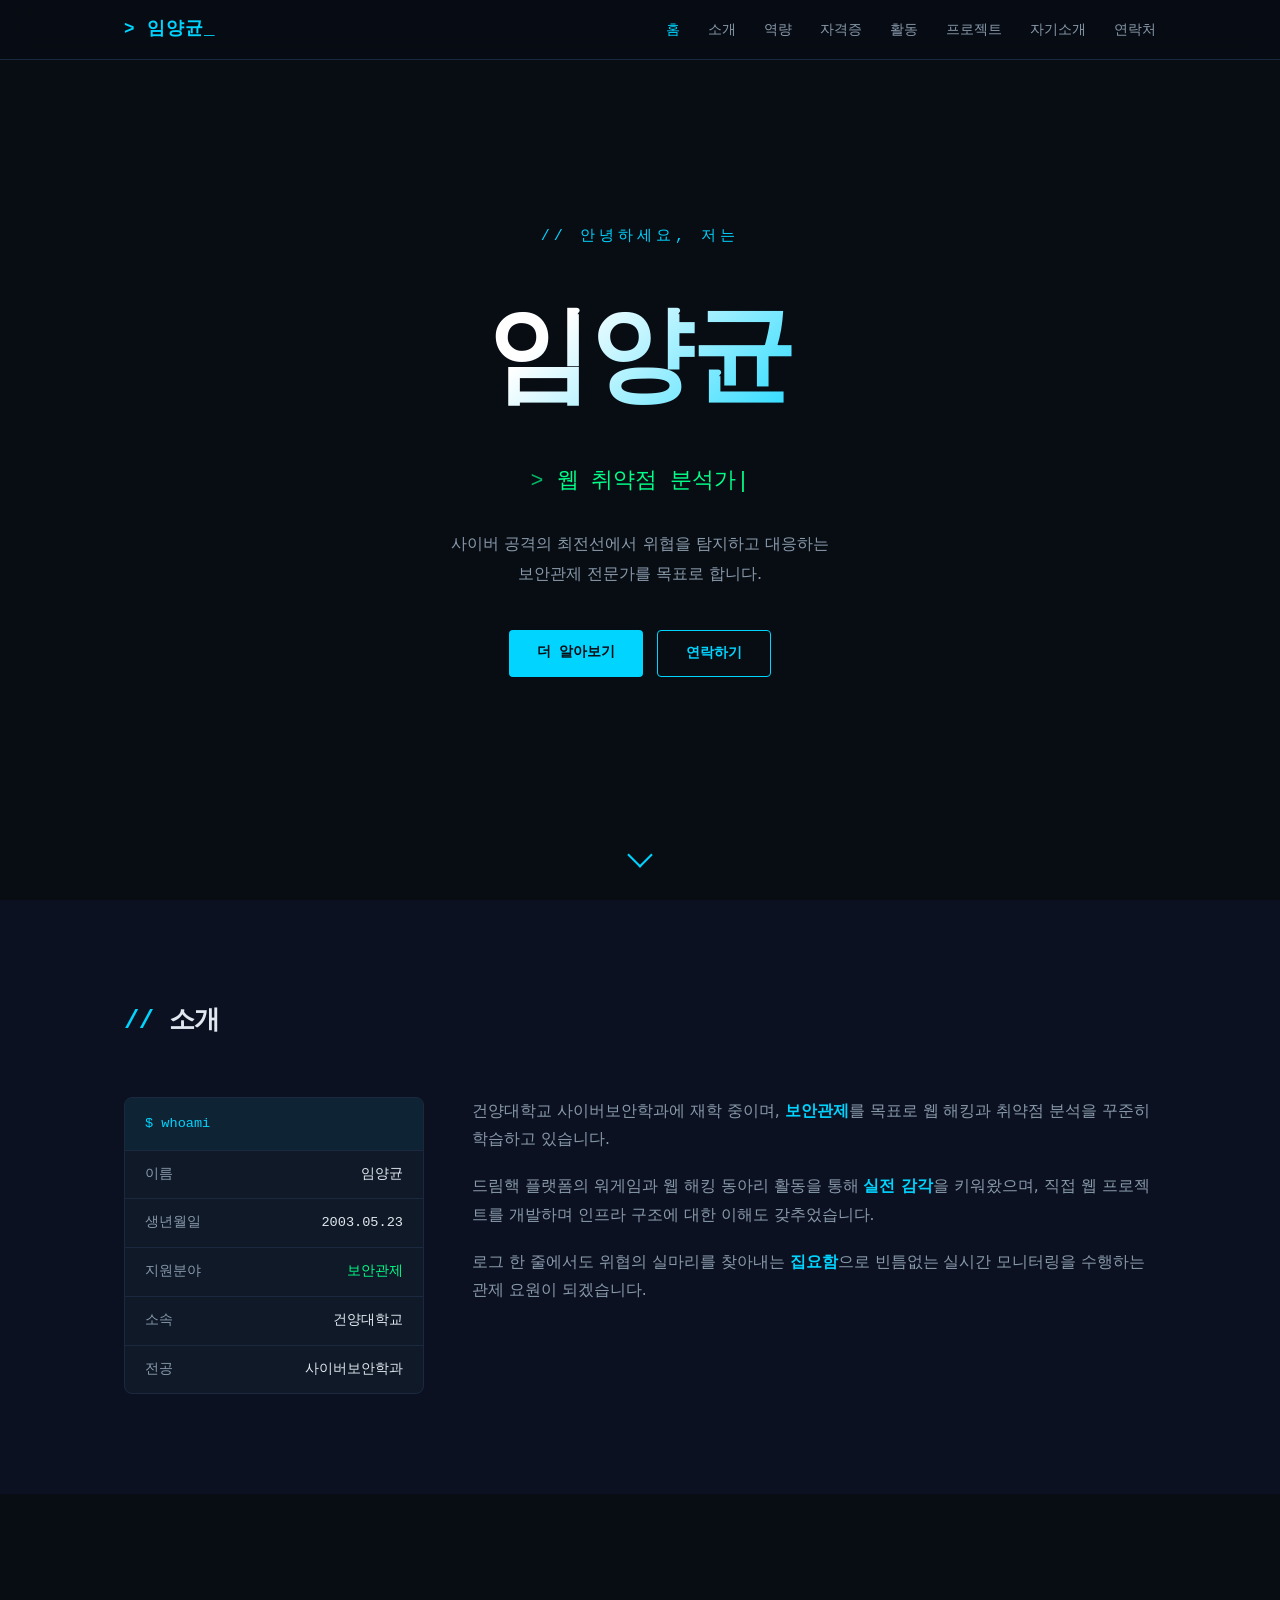
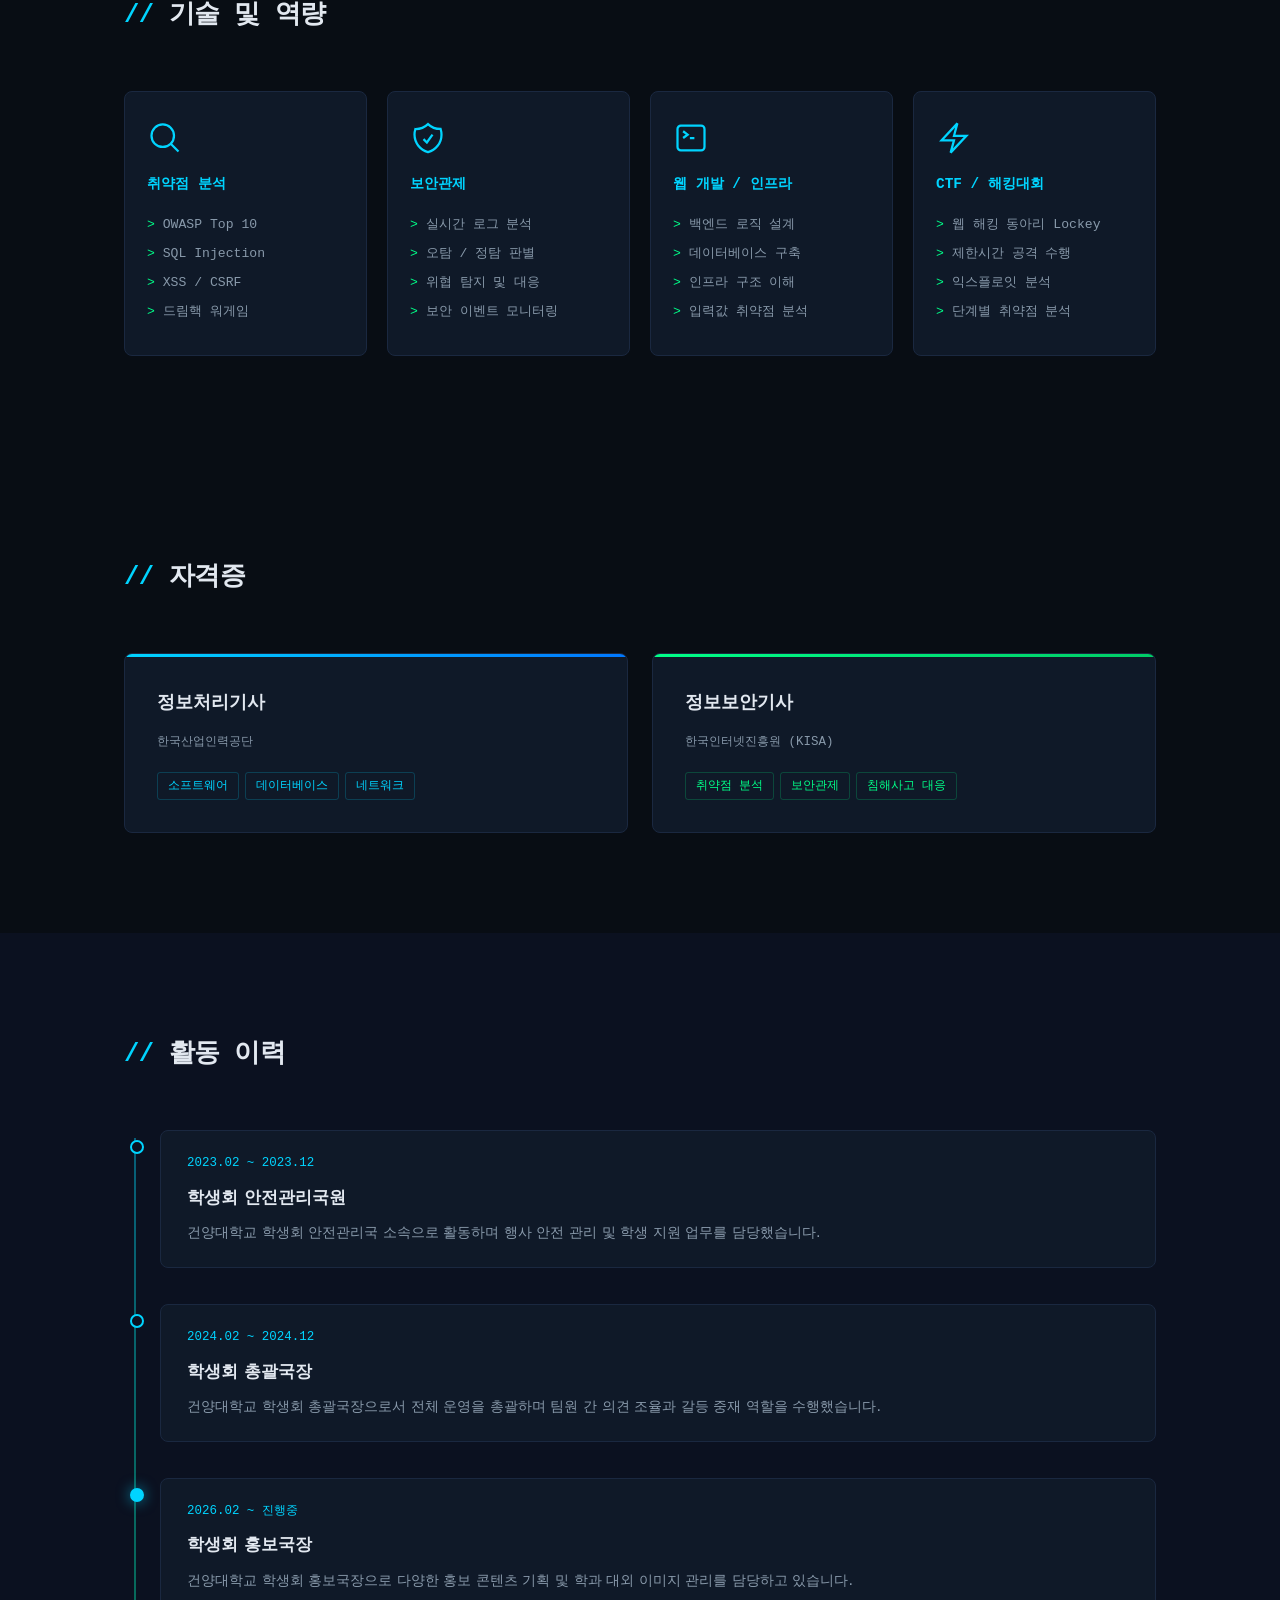
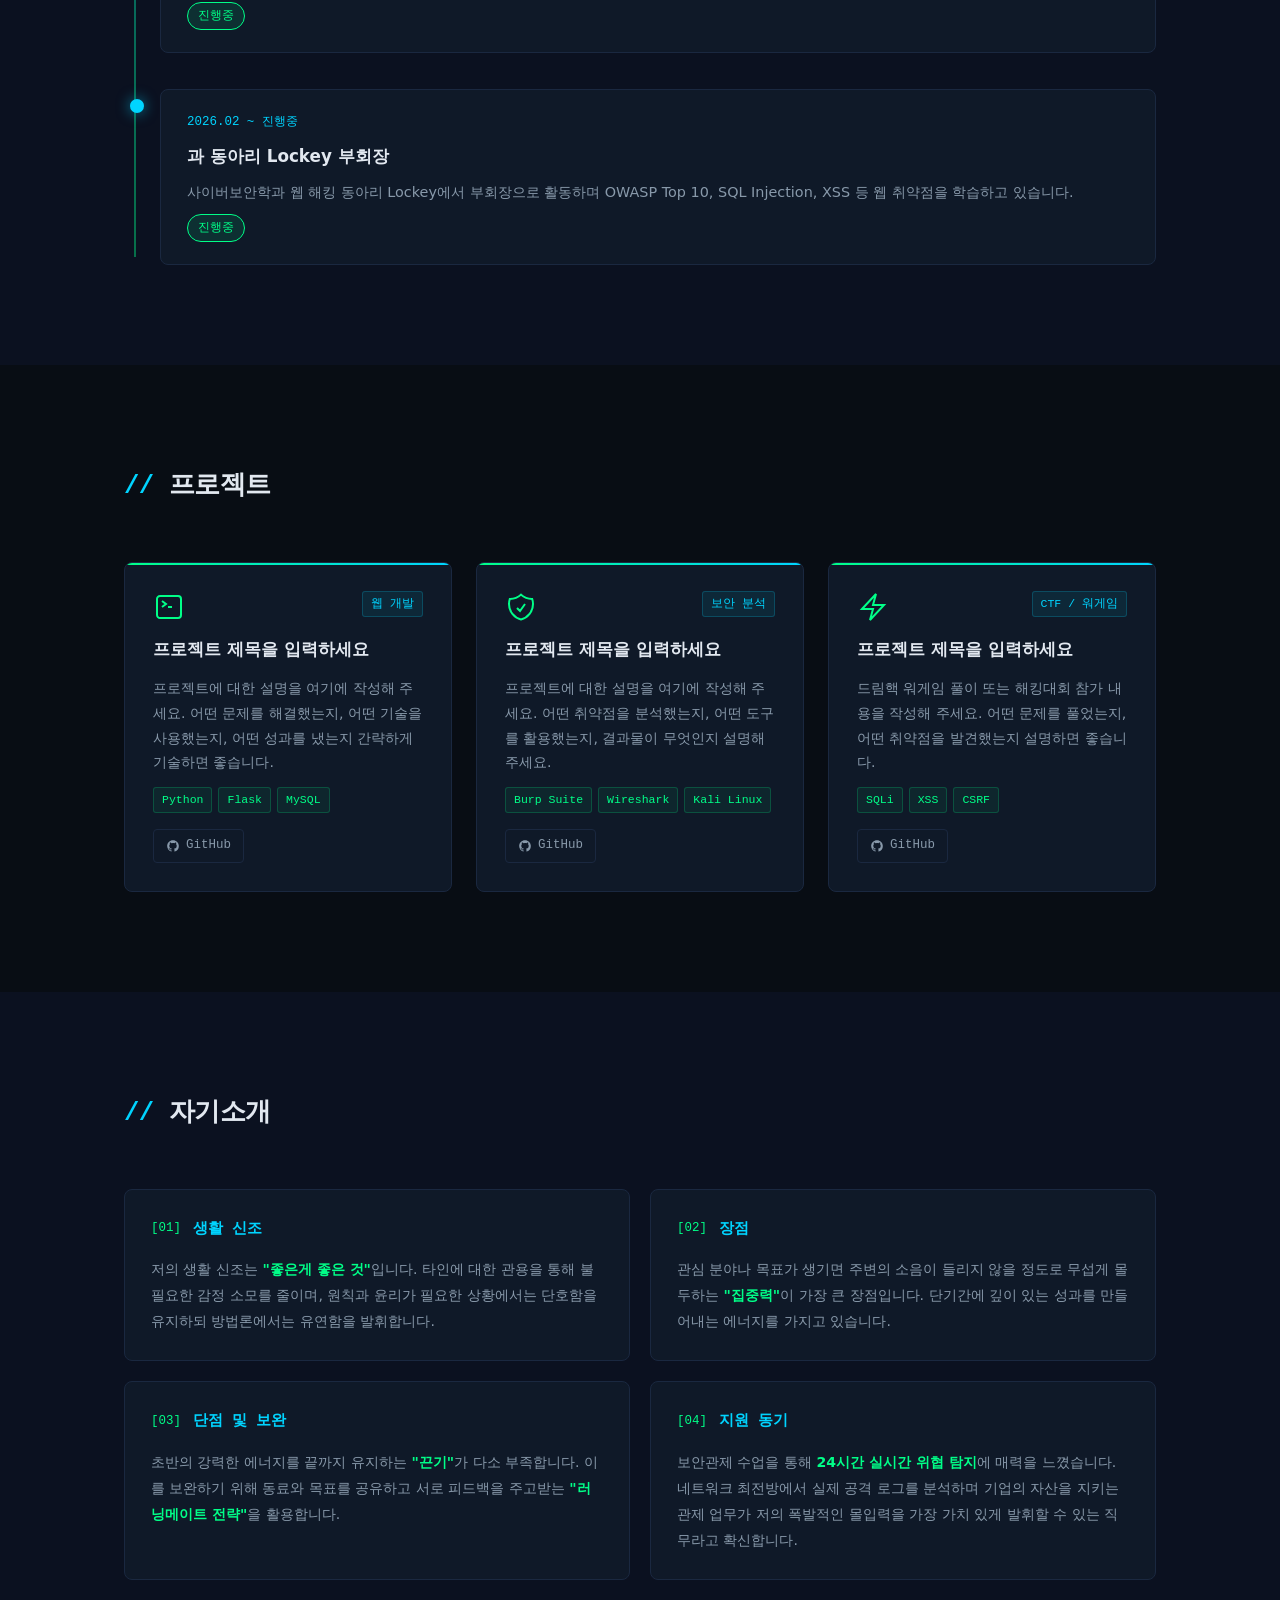
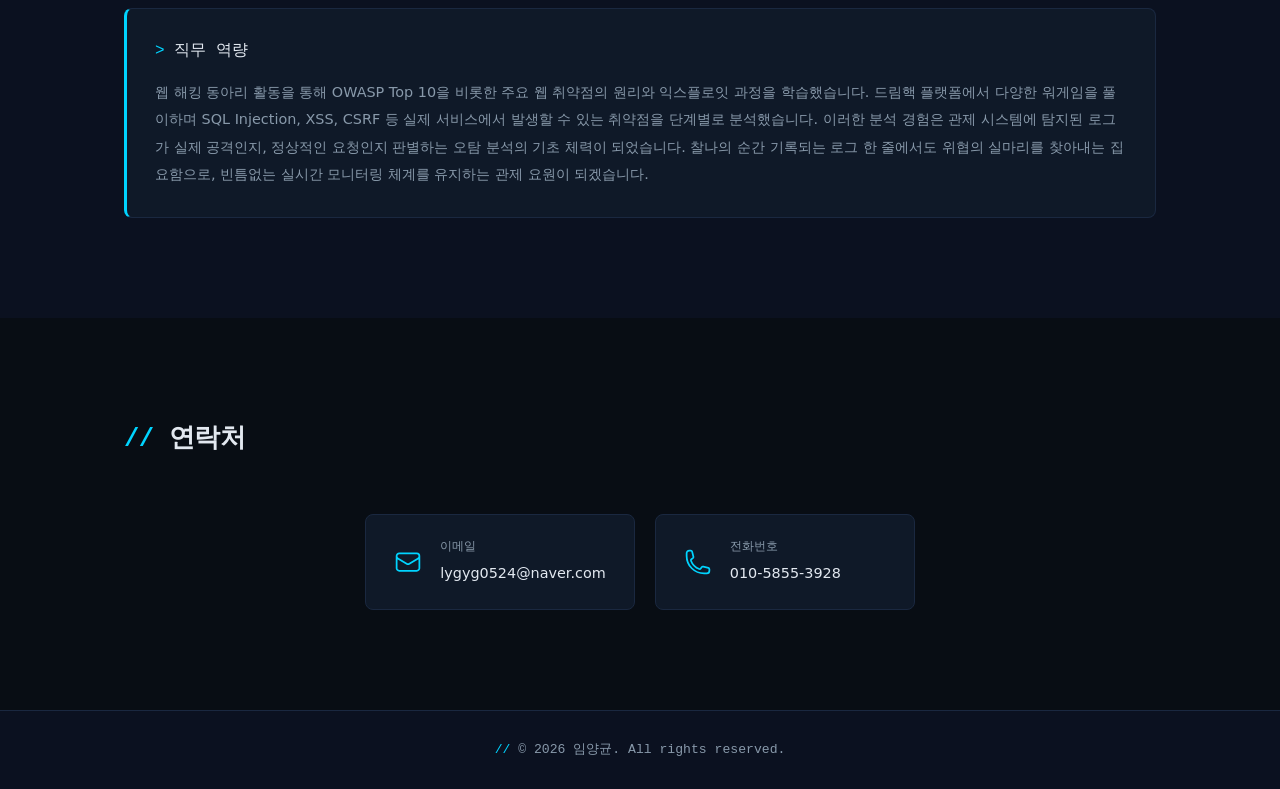
<file: docs/index.html>
<!DOCTYPE html>
<html lang="ko">
<head>
    <meta charset="UTF-8">
    <meta name="viewport" content="width=device-width, initial-scale=1.0">
    <title>임양균 | 보안관제 포트폴리오</title>
    <link rel="stylesheet" href="css/style.css">
</head>
<body>

    <nav id="navbar">
        <div class="nav-container">
            <div class="nav-logo">&gt; 임양균_</div>
            <ul class="nav-links">
                <li><a href="#hero">홈</a></li>
                <li><a href="#about">소개</a></li>
                <li><a href="#skills">역량</a></li>
                <li><a href="#certs">자격증</a></li>
                <li><a href="#activities">활동</a></li>
                <li><a href="#projects">프로젝트</a></li>
                <li><a href="#selfintro">자기소개</a></li>
                <li><a href="#contact">연락처</a></li>
            </ul>
            <div class="hamburger" id="hamburger">
                <span></span>
                <span></span>
                <span></span>
            </div>
        </div>
    </nav>

    <section id="hero">
        <canvas id="matrix-canvas"></canvas>
        <div class="hero-content">
            <p class="hero-greeting">// 안녕하세요, 저는</p>
            <h1 class="hero-name">임양균</h1>
            <div class="hero-title">
                <span class="prompt">&gt;&nbsp;</span><span id="typing-text"></span><span class="cursor">|</span>
            </div>
            <p class="hero-desc">사이버 공격의 최전선에서 위협을 탐지하고 대응하는<br>보안관제 전문가를 목표로 합니다.</p>
            <div class="hero-btns">
                <a href="#about" class="btn btn-primary">더 알아보기</a>
                <a href="#contact" class="btn btn-outline">연락하기</a>
            </div>
        </div>
        <div class="scroll-indicator">
            <div class="scroll-arrow"></div>
        </div>
    </section>

    <section id="about">
        <div class="container">
            <h2 class="section-title"><span class="accent">// </span>소개</h2>
            <div class="about-grid">
                <div class="info-card">
                    <div class="card-header">
                        <span class="accent">$</span> whoami
                    </div>
                    <div class="info-item"><span class="info-label">이름</span><span class="info-value">임양균</span></div>
                    <div class="info-item"><span class="info-label">생년월일</span><span class="info-value">2003.05.23</span></div>
                    <div class="info-item"><span class="info-label">지원분야</span><span class="info-value accent-green">보안관제</span></div>
                    <div class="info-item"><span class="info-label">소속</span><span class="info-value">건양대학교</span></div>
                    <div class="info-item"><span class="info-label">전공</span><span class="info-value">사이버보안학과</span></div>
                </div>
                <div class="about-desc">
                    <p>건양대학교 사이버보안학과에 재학 중이며, <span class="highlight">보안관제</span>를 목표로 웹 해킹과 취약점 분석을 꾸준히 학습하고 있습니다.</p>
                    <p>드림핵 플랫폼의 워게임과 웹 해킹 동아리 활동을 통해 <span class="highlight">실전 감각</span>을 키워왔으며, 직접 웹 프로젝트를 개발하며 인프라 구조에 대한 이해도 갖추었습니다.</p>
                    <p>로그 한 줄에서도 위협의 실마리를 찾아내는 <span class="highlight">집요함</span>으로 빈틈없는 실시간 모니터링을 수행하는 관제 요원이 되겠습니다.</p>
                </div>
            </div>
        </div>
    </section>

    <section id="skills">
        <div class="container">
            <h2 class="section-title"><span class="accent">// </span>기술 및 역량</h2>
            <div class="skills-grid">
                <div class="skill-card">
                    <div class="skill-icon">
                        <svg viewBox="0 0 24 24" fill="none" stroke="currentColor" stroke-width="1.5"><path d="M21 21l-5.197-5.197m0 0A7.5 7.5 0 105.196 5.196a7.5 7.5 0 0010.607 10.607z"/></svg>
                    </div>
                    <h3>취약점 분석</h3>
                    <ul>
                        <li>OWASP Top 10</li>
                        <li>SQL Injection</li>
                        <li>XSS / CSRF</li>
                        <li>드림핵 워게임</li>
                    </ul>
                </div>
                <div class="skill-card">
                    <div class="skill-icon">
                        <svg viewBox="0 0 24 24" fill="none" stroke="currentColor" stroke-width="1.5"><path d="M9 12.75L11.25 15 15 9.75m-3-7.036A11.959 11.959 0 013.598 6 11.99 11.99 0 003 9.749c0 5.592 3.824 10.29 9 11.623 5.176-1.332 9-6.03 9-11.622 0-1.31-.21-2.571-.598-3.751h-.152c-3.196 0-6.1-1.248-8.25-3.285z"/></svg>
                    </div>
                    <h3>보안관제</h3>
                    <ul>
                        <li>실시간 로그 분석</li>
                        <li>오탐 / 정탐 판별</li>
                        <li>위협 탐지 및 대응</li>
                        <li>보안 이벤트 모니터링</li>
                    </ul>
                </div>
                <div class="skill-card">
                    <div class="skill-icon">
                        <svg viewBox="0 0 24 24" fill="none" stroke="currentColor" stroke-width="1.5"><path d="M6.75 7.5l3 2.25-3 2.25m4.5 0h3m-9 8.25h13.5A2.25 2.25 0 0021 18V6a2.25 2.25 0 00-2.25-2.25H5.25A2.25 2.25 0 003 6v12a2.25 2.25 0 002.25 2.25z"/></svg>
                    </div>
                    <h3>웹 개발 / 인프라</h3>
                    <ul>
                        <li>백엔드 로직 설계</li>
                        <li>데이터베이스 구축</li>
                        <li>인프라 구조 이해</li>
                        <li>입력값 취약점 분석</li>
                    </ul>
                </div>
                <div class="skill-card">
                    <div class="skill-icon">
                        <svg viewBox="0 0 24 24" fill="none" stroke="currentColor" stroke-width="1.5"><path d="M3.75 13.5l10.5-11.25L12 10.5h8.25L9.75 21.75 12 13.5H3.75z"/></svg>
                    </div>
                    <h3>CTF / 해킹대회</h3>
                    <ul>
                        <li>웹 해킹 동아리 Lockey</li>
                        <li>제한시간 공격 수행</li>
                        <li>익스플로잇 분석</li>
                        <li>단계별 취약점 분석</li>
                    </ul>
                </div>
            </div>
        </div>
    </section>

    <section id="certs">
        <div class="container">
            <h2 class="section-title"><span class="accent">// </span>자격증</h2>
            <div class="certs-grid">
                <div class="cert-card cert-it">
                    <h3>정보처리기사</h3>
                    <p class="cert-org">한국산업인력공단</p>
                    <div class="cert-tags">
                        <span>소프트웨어</span>
                        <span>데이터베이스</span>
                        <span>네트워크</span>
                    </div>
                </div>
                <div class="cert-card cert-sec">
                    <h3>정보보안기사</h3>
                    <p class="cert-org">한국인터넷진흥원 (KISA)</p>
                    <div class="cert-tags">
                        <span>취약점 분석</span>
                        <span>보안관제</span>
                        <span>침해사고 대응</span>
                    </div>
                </div>
            </div>
        </div>
    </section>

    <section id="activities">
        <div class="container">
            <h2 class="section-title"><span class="accent">// </span>활동 이력</h2>
            <div class="timeline">
                <div class="timeline-item">
                    <div class="timeline-dot"></div>
                    <div class="timeline-content">
                        <span class="timeline-date">2023.02 ~ 2023.12</span>
                        <h3>학생회 안전관리국원</h3>
                        <p>건양대학교 학생회 안전관리국 소속으로 활동하며 행사 안전 관리 및 학생 지원 업무를 담당했습니다.</p>
                    </div>
                </div>
                <div class="timeline-item">
                    <div class="timeline-dot"></div>
                    <div class="timeline-content">
                        <span class="timeline-date">2024.02 ~ 2024.12</span>
                        <h3>학생회 총괄국장</h3>
                        <p>건양대학교 학생회 총괄국장으로서 전체 운영을 총괄하며 팀원 간 의견 조율과 갈등 중재 역할을 수행했습니다.</p>
                    </div>
                </div>
                <div class="timeline-item active">
                    <div class="timeline-dot"></div>
                    <div class="timeline-content">
                        <span class="timeline-date">2026.02 ~ 진행중</span>
                        <h3>학생회 홍보국장</h3>
                        <p>건양대학교 학생회 홍보국장으로 다양한 홍보 콘텐츠 기획 및 학과 대외 이미지 관리를 담당하고 있습니다.</p>
                        <span class="badge">진행중</span>
                    </div>
                </div>
                <div class="timeline-item active">
                    <div class="timeline-dot"></div>
                    <div class="timeline-content">
                        <span class="timeline-date">2026.02 ~ 진행중</span>
                        <h3>과 동아리 Lockey 부회장</h3>
                        <p>사이버보안학과 웹 해킹 동아리 Lockey에서 부회장으로 활동하며 OWASP Top 10, SQL Injection, XSS 등 웹 취약점을 학습하고 있습니다.</p>
                        <span class="badge">진행중</span>
                    </div>
                </div>
            </div>
        </div>
    </section>

    <section id="projects">
        <div class="container">
            <h2 class="section-title"><span class="accent">// </span>프로젝트</h2>
            <div class="projects-grid">

                <div class="project-card" data-href="./projects/project1.html">
                    <div class="project-card-top">
                        <div class="project-icon">
                            <svg viewBox="0 0 24 24" fill="none" stroke="currentColor" stroke-width="1.5"><path d="M6.75 7.5l3 2.25-3 2.25m4.5 0h3m-9 8.25h13.5A2.25 2.25 0 0021 18V6a2.25 2.25 0 00-2.25-2.25H5.25A2.25 2.25 0 003 6v12a2.25 2.25 0 002.25 2.25z"/></svg>
                        </div>
                        <span class="project-tag">웹 개발</span>
                    </div>
                    <h3>프로젝트 제목을 입력하세요</h3>
                    <p>프로젝트에 대한 설명을 여기에 작성해 주세요. 어떤 문제를 해결했는지, 어떤 기술을 사용했는지, 어떤 성과를 냈는지 간략하게 기술하면 좋습니다.</p>
                    <div class="project-stack">
                        <span class="stack-tag">Python</span>
                        <span class="stack-tag">Flask</span>
                        <span class="stack-tag">MySQL</span>
                    </div>
                    <div class="project-links">
                        <a href="https://github.com/lygyg0524-creator" target="_blank" rel="noopener" class="project-link">
                            <svg viewBox="0 0 24 24" fill="currentColor"><path d="M12 2C6.477 2 2 6.484 2 12.017c0 4.425 2.865 8.18 6.839 9.504.5.092.682-.217.682-.483 0-.237-.008-.868-.013-1.703-2.782.605-3.369-1.343-3.369-1.343-.454-1.158-1.11-1.466-1.11-1.466-.908-.62.069-.608.069-.608 1.003.07 1.531 1.032 1.531 1.032.892 1.53 2.341 1.088 2.91.832.092-.647.35-1.088.636-1.338-2.22-.253-4.555-1.113-4.555-4.951 0-1.093.39-1.988 1.029-2.688-.103-.253-.446-1.272.098-2.65 0 0 .84-.27 2.75 1.026A9.564 9.564 0 0112 6.844c.85.004 1.705.115 2.504.337 1.909-1.296 2.747-1.027 2.747-1.027.546 1.379.202 2.398.1 2.651.64.7 1.028 1.595 1.028 2.688 0 3.848-2.339 4.695-4.566 4.943.359.309.678.92.678 1.855 0 1.338-.012 2.419-.012 2.745 0 .268.18.58.688.482A10.019 10.019 0 0022 12.017C22 6.484 17.522 2 12 2z"/></svg>
                            GitHub
                        </a>
                    </div>
                </div>

                <div class="project-card" data-href="./projects/project2.html">
                    <div class="project-card-top">
                        <div class="project-icon">
                            <svg viewBox="0 0 24 24" fill="none" stroke="currentColor" stroke-width="1.5"><path d="M9 12.75L11.25 15 15 9.75m-3-7.036A11.959 11.959 0 013.598 6 11.99 11.99 0 003 9.749c0 5.592 3.824 10.29 9 11.623 5.176-1.332 9-6.03 9-11.622 0-1.31-.21-2.571-.598-3.751h-.152c-3.196 0-6.1-1.248-8.25-3.285z"/></svg>
                        </div>
                        <span class="project-tag">보안 분석</span>
                    </div>
                    <h3>프로젝트 제목을 입력하세요</h3>
                    <p>프로젝트에 대한 설명을 여기에 작성해 주세요. 어떤 취약점을 분석했는지, 어떤 도구를 활용했는지, 결과물이 무엇인지 설명해 주세요.</p>
                    <div class="project-stack">
                        <span class="stack-tag">Burp Suite</span>
                        <span class="stack-tag">Wireshark</span>
                        <span class="stack-tag">Kali Linux</span>
                    </div>
                    <div class="project-links">
                        <a href="https://github.com/lygyg0524-creator" target="_blank" rel="noopener" class="project-link">
                            <svg viewBox="0 0 24 24" fill="currentColor"><path d="M12 2C6.477 2 2 6.484 2 12.017c0 4.425 2.865 8.18 6.839 9.504.5.092.682-.217.682-.483 0-.237-.008-.868-.013-1.703-2.782.605-3.369-1.343-3.369-1.343-.454-1.158-1.11-1.466-1.11-1.466-.908-.62.069-.608.069-.608 1.003.07 1.531 1.032 1.531 1.032.892 1.53 2.341 1.088 2.91.832.092-.647.35-1.088.636-1.338-2.22-.253-4.555-1.113-4.555-4.951 0-1.093.39-1.988 1.029-2.688-.103-.253-.446-1.272.098-2.65 0 0 .84-.27 2.75 1.026A9.564 9.564 0 0112 6.844c.85.004 1.705.115 2.504.337 1.909-1.296 2.747-1.027 2.747-1.027.546 1.379.202 2.398.1 2.651.64.7 1.028 1.595 1.028 2.688 0 3.848-2.339 4.695-4.566 4.943.359.309.678.92.678 1.855 0 1.338-.012 2.419-.012 2.745 0 .268.18.58.688.482A10.019 10.019 0 0022 12.017C22 6.484 17.522 2 12 2z"/></svg>
                            GitHub
                        </a>
                    </div>
                </div>

                <div class="project-card" data-href="./projects/project3.html">
                    <div class="project-card-top">
                        <div class="project-icon">
                            <svg viewBox="0 0 24 24" fill="none" stroke="currentColor" stroke-width="1.5"><path d="M3.75 13.5l10.5-11.25L12 10.5h8.25L9.75 21.75 12 13.5H3.75z"/></svg>
                        </div>
                        <span class="project-tag">CTF / 워게임</span>
                    </div>
                    <h3>프로젝트 제목을 입력하세요</h3>
                    <p>드림핵 워게임 풀이 또는 해킹대회 참가 내용을 작성해 주세요. 어떤 문제를 풀었는지, 어떤 취약점을 발견했는지 설명하면 좋습니다.</p>
                    <div class="project-stack">
                        <span class="stack-tag">SQLi</span>
                        <span class="stack-tag">XSS</span>
                        <span class="stack-tag">CSRF</span>
                    </div>
                    <div class="project-links">
                        <a href="https://github.com/lygyg0524-creator" target="_blank" rel="noopener" class="project-link">
                            <svg viewBox="0 0 24 24" fill="currentColor"><path d="M12 2C6.477 2 2 6.484 2 12.017c0 4.425 2.865 8.18 6.839 9.504.5.092.682-.217.682-.483 0-.237-.008-.868-.013-1.703-2.782.605-3.369-1.343-3.369-1.343-.454-1.158-1.11-1.466-1.11-1.466-.908-.62.069-.608.069-.608 1.003.07 1.531 1.032 1.531 1.032.892 1.53 2.341 1.088 2.91.832.092-.647.35-1.088.636-1.338-2.22-.253-4.555-1.113-4.555-4.951 0-1.093.39-1.988 1.029-2.688-.103-.253-.446-1.272.098-2.65 0 0 .84-.27 2.75 1.026A9.564 9.564 0 0112 6.844c.85.004 1.705.115 2.504.337 1.909-1.296 2.747-1.027 2.747-1.027.546 1.379.202 2.398.1 2.651.64.7 1.028 1.595 1.028 2.688 0 3.848-2.339 4.695-4.566 4.943.359.309.678.92.678 1.855 0 1.338-.012 2.419-.012 2.745 0 .268.18.58.688.482A10.019 10.019 0 0022 12.017C22 6.484 17.522 2 12 2z"/></svg>
                            GitHub
                        </a>
                    </div>
                </div>

            </div>
        </div>
    </section>

    <section id="selfintro">
        <div class="container">
            <h2 class="section-title"><span class="accent">// </span>자기소개</h2>
            <div class="intro-grid">
                <div class="intro-card">
                    <div class="intro-card-header">
                        <span class="intro-tag">[01]</span>
                        <h3>생활 신조</h3>
                    </div>
                    <p>저의 생활 신조는 <strong>"좋은게 좋은 것"</strong>입니다. 타인에 대한 관용을 통해 불필요한 감정 소모를 줄이며, 원칙과 윤리가 필요한 상황에서는 단호함을 유지하되 방법론에서는 유연함을 발휘합니다.</p>
                </div>
                <div class="intro-card">
                    <div class="intro-card-header">
                        <span class="intro-tag">[02]</span>
                        <h3>장점</h3>
                    </div>
                    <p>관심 분야나 목표가 생기면 주변의 소음이 들리지 않을 정도로 무섭게 몰두하는 <strong>"집중력"</strong>이 가장 큰 장점입니다. 단기간에 깊이 있는 성과를 만들어내는 에너지를 가지고 있습니다.</p>
                </div>
                <div class="intro-card">
                    <div class="intro-card-header">
                        <span class="intro-tag">[03]</span>
                        <h3>단점 및 보완</h3>
                    </div>
                    <p>초반의 강력한 에너지를 끝까지 유지하는 <strong>"끈기"</strong>가 다소 부족합니다. 이를 보완하기 위해 동료와 목표를 공유하고 서로 피드백을 주고받는 <strong>"러닝메이트 전략"</strong>을 활용합니다.</p>
                </div>
                <div class="intro-card">
                    <div class="intro-card-header">
                        <span class="intro-tag">[04]</span>
                        <h3>지원 동기</h3>
                    </div>
                    <p>보안관제 수업을 통해 <strong>24시간 실시간 위협 탐지</strong>에 매력을 느꼈습니다. 네트워크 최전방에서 실제 공격 로그를 분석하며 기업의 자산을 지키는 관제 업무가 저의 폭발적인 몰입력을 가장 가치 있게 발휘할 수 있는 직무라고 확신합니다.</p>
                </div>
            </div>

            <div class="competency-box">
                <div class="competency-header">
                    <span class="accent">&gt;</span> 직무 역량
                </div>
                <p>웹 해킹 동아리 활동을 통해 OWASP Top 10을 비롯한 주요 웹 취약점의 원리와 익스플로잇 과정을 학습했습니다. 드림핵 플랫폼에서 다양한 워게임을 풀이하며 SQL Injection, XSS, CSRF 등 실제 서비스에서 발생할 수 있는 취약점을 단계별로 분석했습니다. 이러한 분석 경험은 관제 시스템에 탐지된 로그가 실제 공격인지, 정상적인 요청인지 판별하는 오탐 분석의 기초 체력이 되었습니다. 찰나의 순간 기록되는 로그 한 줄에서도 위협의 실마리를 찾아내는 집요함으로, 빈틈없는 실시간 모니터링 체계를 유지하는 관제 요원이 되겠습니다.</p>
            </div>
        </div>
    </section>

    <section id="contact">
        <div class="container">
            <h2 class="section-title"><span class="accent">// </span>연락처</h2>
            <div class="contact-grid">
                <a href="mailto:lygyg0524@naver.com" class="contact-card">
                    <div class="contact-icon">
                        <svg viewBox="0 0 24 24" fill="none" stroke="currentColor" stroke-width="1.5"><path d="M21.75 6.75v10.5a2.25 2.25 0 01-2.25 2.25h-15a2.25 2.25 0 01-2.25-2.25V6.75m19.5 0A2.25 2.25 0 0019.5 4.5h-15a2.25 2.25 0 00-2.25 2.25m19.5 0v.243a2.25 2.25 0 01-1.07 1.916l-7.5 4.615a2.25 2.25 0 01-2.36 0L3.32 8.91a2.25 2.25 0 01-1.07-1.916V6.75"/></svg>
                    </div>
                    <div>
                        <p class="contact-label">이메일</p>
                        <p class="contact-value">lygyg0524@naver.com</p>
                    </div>
                </a>
                <div class="contact-card">
                    <div class="contact-icon">
                        <svg viewBox="0 0 24 24" fill="none" stroke="currentColor" stroke-width="1.5"><path d="M2.25 6.75c0 8.284 6.716 15 15 15h2.25a2.25 2.25 0 002.25-2.25v-1.372c0-.516-.351-.966-.852-1.091l-4.423-1.106c-.44-.11-.902.055-1.173.417l-.97 1.293c-.282.376-.769.542-1.21.38a12.035 12.035 0 01-7.143-7.143c-.162-.441.004-.928.38-1.21l1.293-.97c.363-.271.527-.734.417-1.173L6.963 3.102a1.125 1.125 0 00-1.091-.852H4.5A2.25 2.25 0 002.25 4.5v2.25z"/></svg>
                    </div>
                    <div>
                        <p class="contact-label">전화번호</p>
                        <p class="contact-value">010-5855-3928</p>
                    </div>
                </div>
            </div>
        </div>
    </section>

    <footer>
        <p><span class="accent">// </span>© 2026 임양균. All rights reserved.</p>
    </footer>

    <script src="js/main.js"></script>
</body>
</html>
</file>
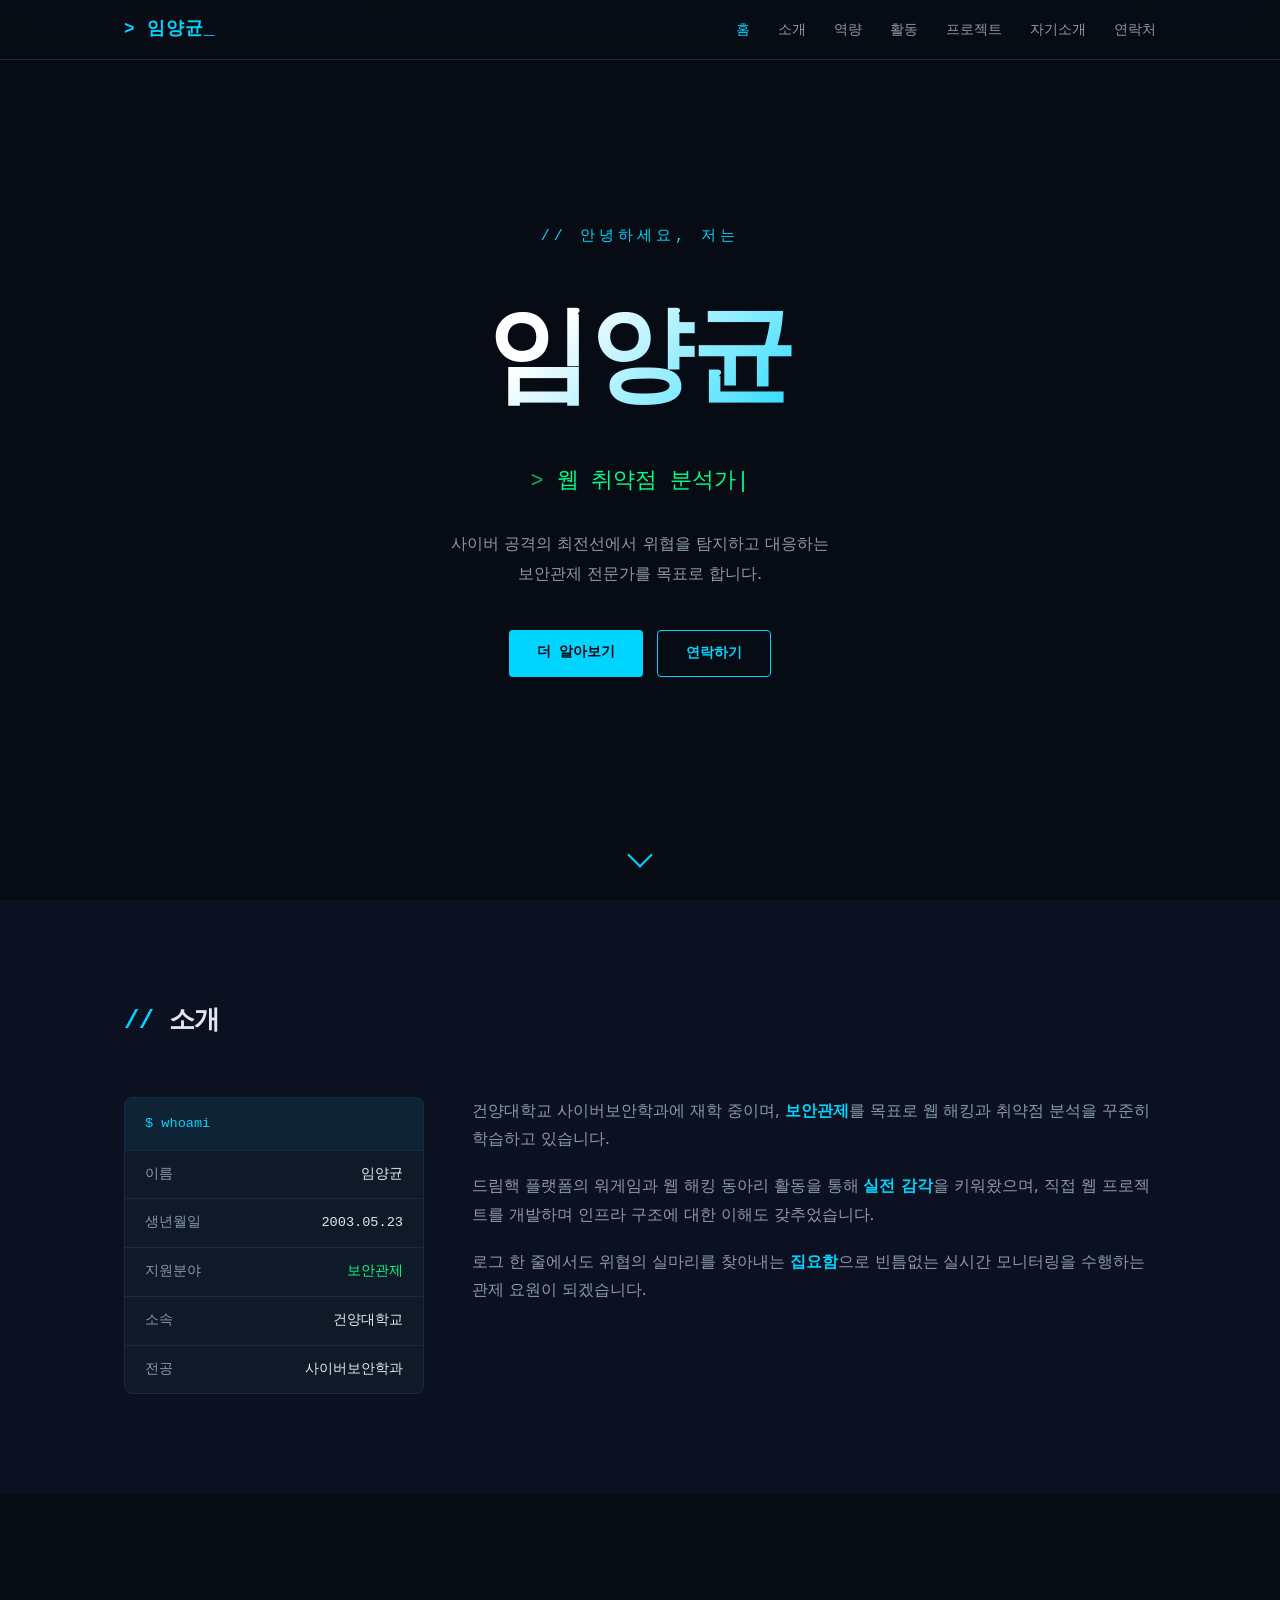
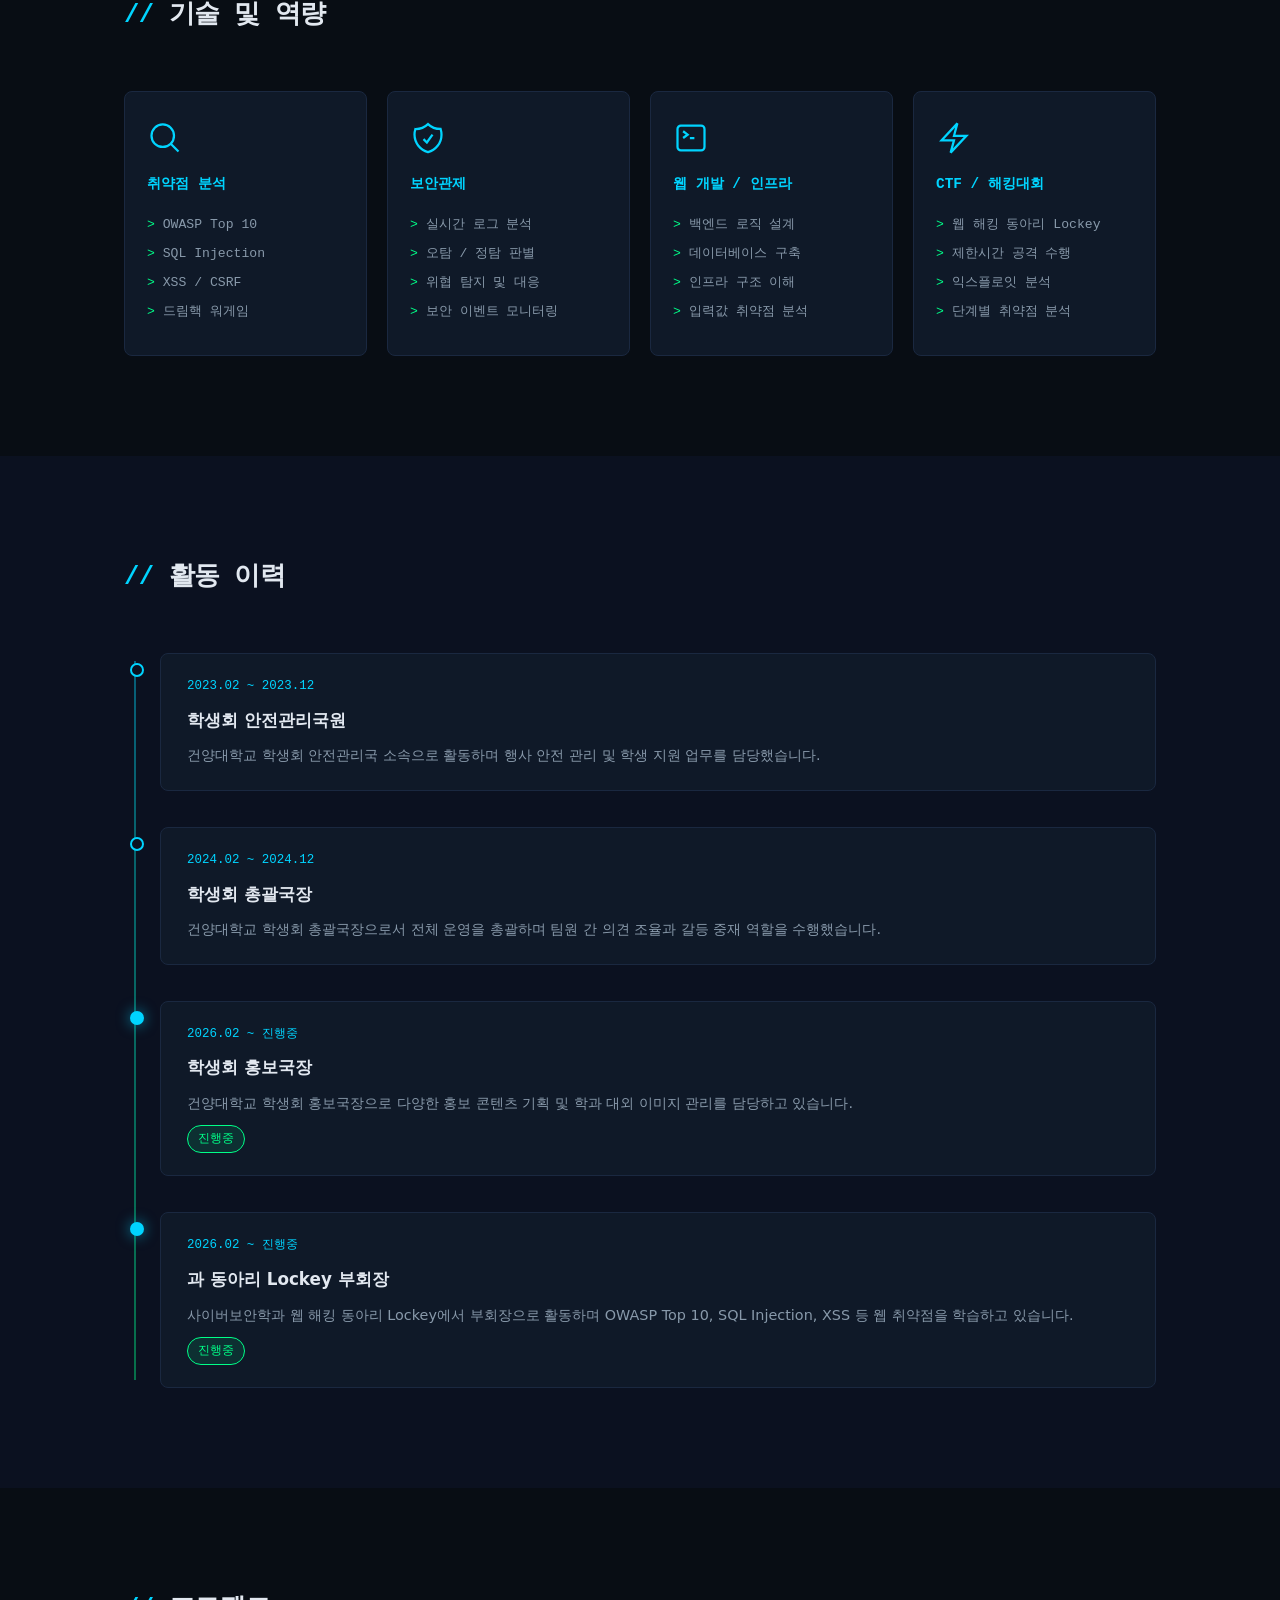
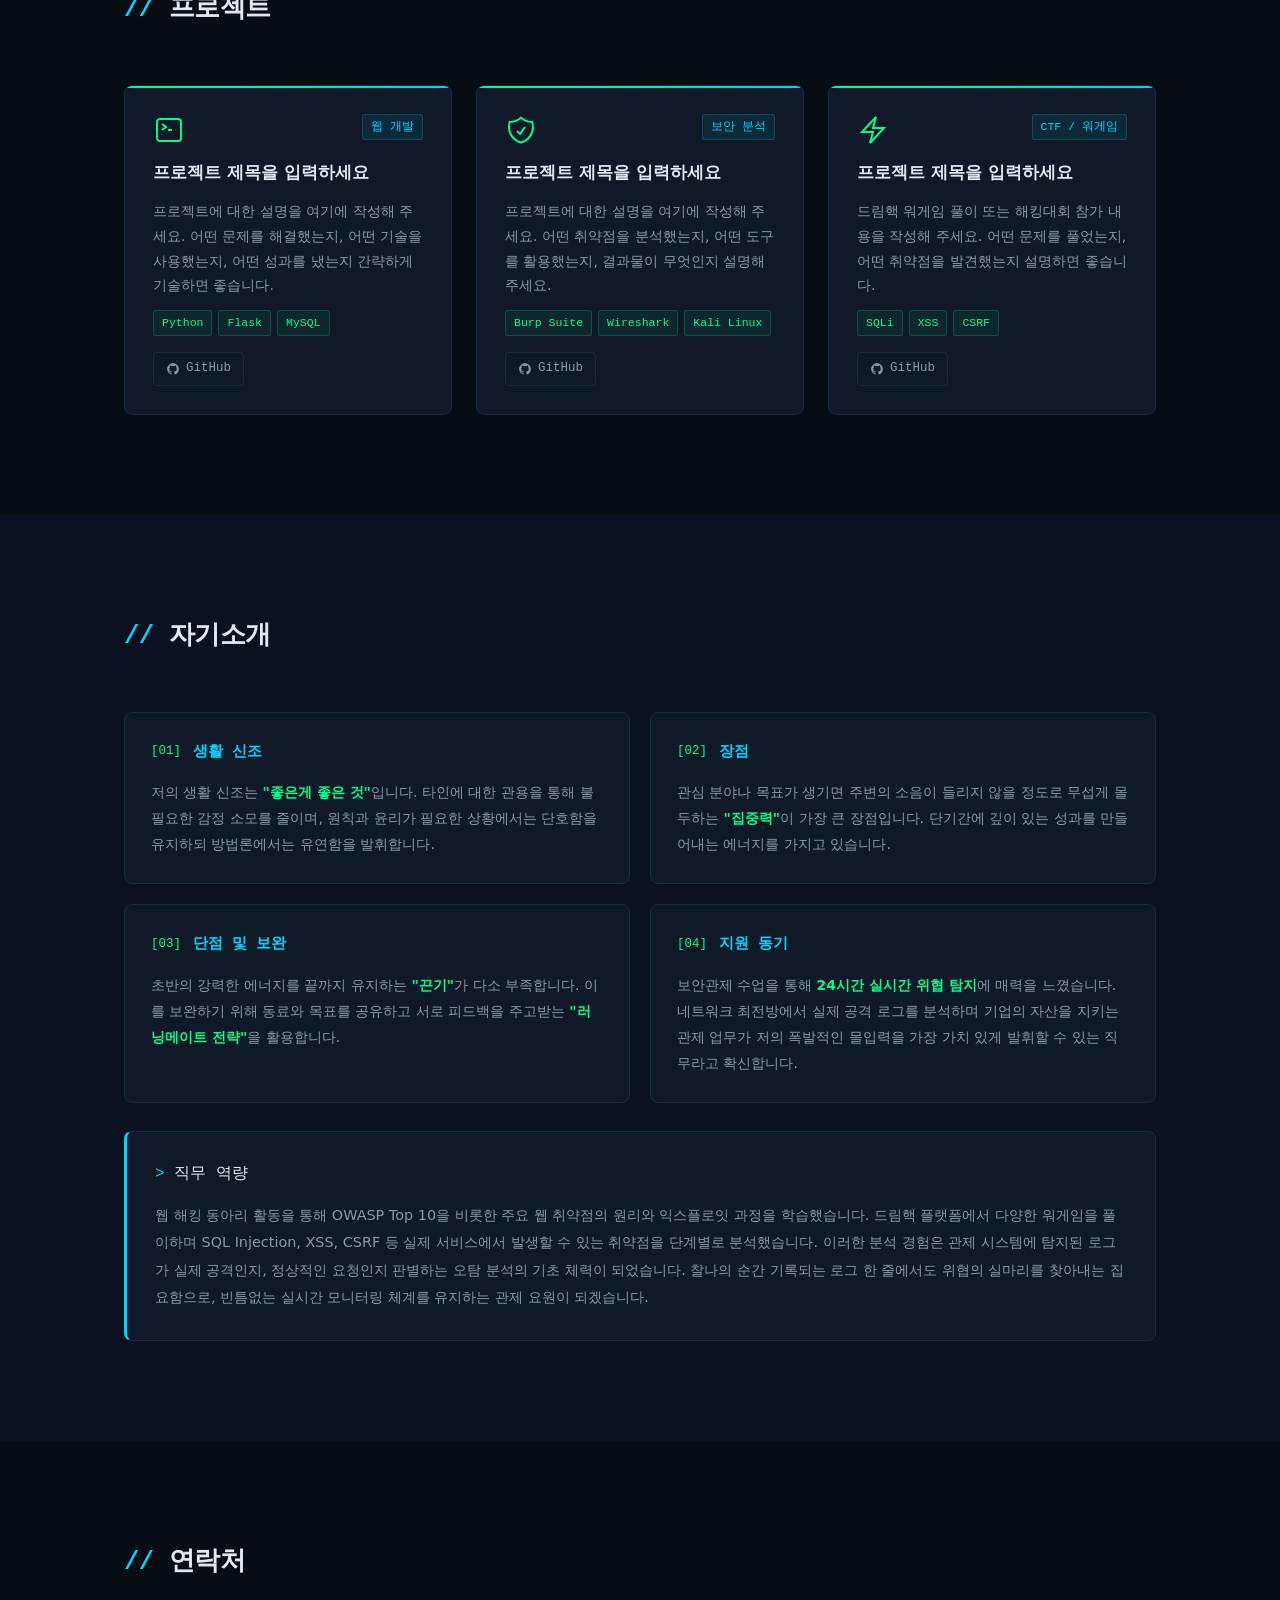
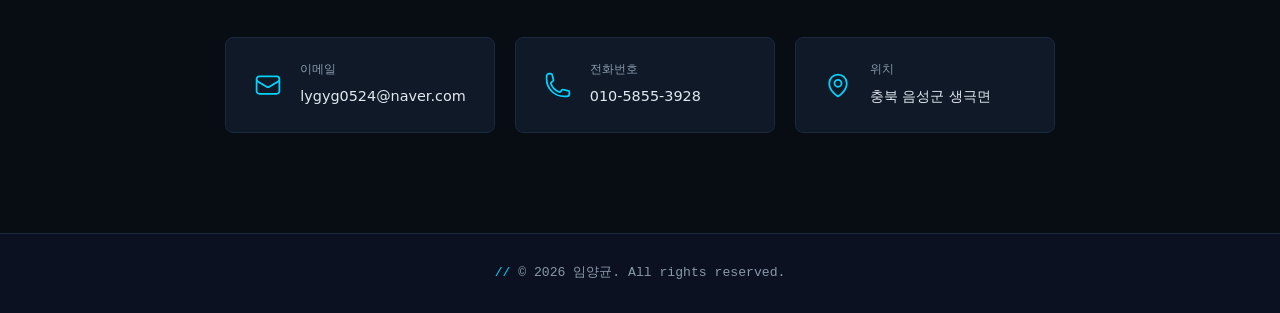
<file: mypage/index.html>
<!DOCTYPE html>
<html lang="ko">
<head>
    <meta charset="UTF-8">
    <meta name="viewport" content="width=device-width, initial-scale=1.0">
    <title>임양균 | 보안관제 포트폴리오</title>
    <link rel="stylesheet" href="css/style.css">
</head>
<body>

    <nav id="navbar">
        <div class="nav-container">
            <div class="nav-logo">&gt; 임양균_</div>
            <ul class="nav-links">
                <li><a href="#hero">홈</a></li>
                <li><a href="#about">소개</a></li>
                <li><a href="#skills">역량</a></li>
                <li><a href="#activities">활동</a></li>
                <li><a href="#projects">프로젝트</a></li>
                <li><a href="#selfintro">자기소개</a></li>
                <li><a href="#contact">연락처</a></li>
            </ul>
            <div class="hamburger" id="hamburger">
                <span></span>
                <span></span>
                <span></span>
            </div>
        </div>
    </nav>

    <section id="hero">
        <canvas id="matrix-canvas"></canvas>
        <div class="hero-content">
            <p class="hero-greeting">// 안녕하세요, 저는</p>
            <h1 class="hero-name">임양균</h1>
            <div class="hero-title">
                <span class="prompt">&gt;&nbsp;</span><span id="typing-text"></span><span class="cursor">|</span>
            </div>
            <p class="hero-desc">사이버 공격의 최전선에서 위협을 탐지하고 대응하는<br>보안관제 전문가를 목표로 합니다.</p>
            <div class="hero-btns">
                <a href="#about" class="btn btn-primary">더 알아보기</a>
                <a href="#contact" class="btn btn-outline">연락하기</a>
            </div>
        </div>
        <div class="scroll-indicator">
            <div class="scroll-arrow"></div>
        </div>
    </section>

    <section id="about">
        <div class="container">
            <h2 class="section-title"><span class="accent">// </span>소개</h2>
            <div class="about-grid">
                <div class="info-card">
                    <div class="card-header">
                        <span class="accent">$</span> whoami
                    </div>
                    <div class="info-item"><span class="info-label">이름</span><span class="info-value">임양균</span></div>
                    <div class="info-item"><span class="info-label">생년월일</span><span class="info-value">2003.05.23</span></div>
                    <div class="info-item"><span class="info-label">지원분야</span><span class="info-value accent-green">보안관제</span></div>
                    <div class="info-item"><span class="info-label">소속</span><span class="info-value">건양대학교</span></div>
                    <div class="info-item"><span class="info-label">전공</span><span class="info-value">사이버보안학과</span></div>
                </div>
                <div class="about-desc">
                    <p>건양대학교 사이버보안학과에 재학 중이며, <span class="highlight">보안관제</span>를 목표로 웹 해킹과 취약점 분석을 꾸준히 학습하고 있습니다.</p>
                    <p>드림핵 플랫폼의 워게임과 웹 해킹 동아리 활동을 통해 <span class="highlight">실전 감각</span>을 키워왔으며, 직접 웹 프로젝트를 개발하며 인프라 구조에 대한 이해도 갖추었습니다.</p>
                    <p>로그 한 줄에서도 위협의 실마리를 찾아내는 <span class="highlight">집요함</span>으로 빈틈없는 실시간 모니터링을 수행하는 관제 요원이 되겠습니다.</p>
                </div>
            </div>
        </div>
    </section>

    <section id="skills">
        <div class="container">
            <h2 class="section-title"><span class="accent">// </span>기술 및 역량</h2>
            <div class="skills-grid">
                <div class="skill-card">
                    <div class="skill-icon">
                        <svg viewBox="0 0 24 24" fill="none" stroke="currentColor" stroke-width="1.5"><path d="M21 21l-5.197-5.197m0 0A7.5 7.5 0 105.196 5.196a7.5 7.5 0 0010.607 10.607z"/></svg>
                    </div>
                    <h3>취약점 분석</h3>
                    <ul>
                        <li>OWASP Top 10</li>
                        <li>SQL Injection</li>
                        <li>XSS / CSRF</li>
                        <li>드림핵 워게임</li>
                    </ul>
                </div>
                <div class="skill-card">
                    <div class="skill-icon">
                        <svg viewBox="0 0 24 24" fill="none" stroke="currentColor" stroke-width="1.5"><path d="M9 12.75L11.25 15 15 9.75m-3-7.036A11.959 11.959 0 013.598 6 11.99 11.99 0 003 9.749c0 5.592 3.824 10.29 9 11.623 5.176-1.332 9-6.03 9-11.622 0-1.31-.21-2.571-.598-3.751h-.152c-3.196 0-6.1-1.248-8.25-3.285z"/></svg>
                    </div>
                    <h3>보안관제</h3>
                    <ul>
                        <li>실시간 로그 분석</li>
                        <li>오탐 / 정탐 판별</li>
                        <li>위협 탐지 및 대응</li>
                        <li>보안 이벤트 모니터링</li>
                    </ul>
                </div>
                <div class="skill-card">
                    <div class="skill-icon">
                        <svg viewBox="0 0 24 24" fill="none" stroke="currentColor" stroke-width="1.5"><path d="M6.75 7.5l3 2.25-3 2.25m4.5 0h3m-9 8.25h13.5A2.25 2.25 0 0021 18V6a2.25 2.25 0 00-2.25-2.25H5.25A2.25 2.25 0 003 6v12a2.25 2.25 0 002.25 2.25z"/></svg>
                    </div>
                    <h3>웹 개발 / 인프라</h3>
                    <ul>
                        <li>백엔드 로직 설계</li>
                        <li>데이터베이스 구축</li>
                        <li>인프라 구조 이해</li>
                        <li>입력값 취약점 분석</li>
                    </ul>
                </div>
                <div class="skill-card">
                    <div class="skill-icon">
                        <svg viewBox="0 0 24 24" fill="none" stroke="currentColor" stroke-width="1.5"><path d="M3.75 13.5l10.5-11.25L12 10.5h8.25L9.75 21.75 12 13.5H3.75z"/></svg>
                    </div>
                    <h3>CTF / 해킹대회</h3>
                    <ul>
                        <li>웹 해킹 동아리 Lockey</li>
                        <li>제한시간 공격 수행</li>
                        <li>익스플로잇 분석</li>
                        <li>단계별 취약점 분석</li>
                    </ul>
                </div>
            </div>
        </div>
    </section>

    <section id="activities">
        <div class="container">
            <h2 class="section-title"><span class="accent">// </span>활동 이력</h2>
            <div class="timeline">
                <div class="timeline-item">
                    <div class="timeline-dot"></div>
                    <div class="timeline-content">
                        <span class="timeline-date">2023.02 ~ 2023.12</span>
                        <h3>학생회 안전관리국원</h3>
                        <p>건양대학교 학생회 안전관리국 소속으로 활동하며 행사 안전 관리 및 학생 지원 업무를 담당했습니다.</p>
                    </div>
                </div>
                <div class="timeline-item">
                    <div class="timeline-dot"></div>
                    <div class="timeline-content">
                        <span class="timeline-date">2024.02 ~ 2024.12</span>
                        <h3>학생회 총괄국장</h3>
                        <p>건양대학교 학생회 총괄국장으로서 전체 운영을 총괄하며 팀원 간 의견 조율과 갈등 중재 역할을 수행했습니다.</p>
                    </div>
                </div>
                <div class="timeline-item active">
                    <div class="timeline-dot"></div>
                    <div class="timeline-content">
                        <span class="timeline-date">2026.02 ~ 진행중</span>
                        <h3>학생회 홍보국장</h3>
                        <p>건양대학교 학생회 홍보국장으로 다양한 홍보 콘텐츠 기획 및 학과 대외 이미지 관리를 담당하고 있습니다.</p>
                        <span class="badge">진행중</span>
                    </div>
                </div>
                <div class="timeline-item active">
                    <div class="timeline-dot"></div>
                    <div class="timeline-content">
                        <span class="timeline-date">2026.02 ~ 진행중</span>
                        <h3>과 동아리 Lockey 부회장</h3>
                        <p>사이버보안학과 웹 해킹 동아리 Lockey에서 부회장으로 활동하며 OWASP Top 10, SQL Injection, XSS 등 웹 취약점을 학습하고 있습니다.</p>
                        <span class="badge">진행중</span>
                    </div>
                </div>
            </div>
        </div>
    </section>

    <section id="projects">
        <div class="container">
            <h2 class="section-title"><span class="accent">// </span>프로젝트</h2>
            <div class="projects-grid">

                <div class="project-card" data-href="./projects/project1.html">
                    <div class="project-card-top">
                        <div class="project-icon">
                            <svg viewBox="0 0 24 24" fill="none" stroke="currentColor" stroke-width="1.5"><path d="M6.75 7.5l3 2.25-3 2.25m4.5 0h3m-9 8.25h13.5A2.25 2.25 0 0021 18V6a2.25 2.25 0 00-2.25-2.25H5.25A2.25 2.25 0 003 6v12a2.25 2.25 0 002.25 2.25z"/></svg>
                        </div>
                        <span class="project-tag">웹 개발</span>
                    </div>
                    <h3>프로젝트 제목을 입력하세요</h3>
                    <p>프로젝트에 대한 설명을 여기에 작성해 주세요. 어떤 문제를 해결했는지, 어떤 기술을 사용했는지, 어떤 성과를 냈는지 간략하게 기술하면 좋습니다.</p>
                    <div class="project-stack">
                        <span class="stack-tag">Python</span>
                        <span class="stack-tag">Flask</span>
                        <span class="stack-tag">MySQL</span>
                    </div>
                    <div class="project-links">
                        <a href="https://github.com/lygyg0524-creator" target="_blank" rel="noopener" class="project-link">
                            <svg viewBox="0 0 24 24" fill="currentColor"><path d="M12 2C6.477 2 2 6.484 2 12.017c0 4.425 2.865 8.18 6.839 9.504.5.092.682-.217.682-.483 0-.237-.008-.868-.013-1.703-2.782.605-3.369-1.343-3.369-1.343-.454-1.158-1.11-1.466-1.11-1.466-.908-.62.069-.608.069-.608 1.003.07 1.531 1.032 1.531 1.032.892 1.53 2.341 1.088 2.91.832.092-.647.35-1.088.636-1.338-2.22-.253-4.555-1.113-4.555-4.951 0-1.093.39-1.988 1.029-2.688-.103-.253-.446-1.272.098-2.65 0 0 .84-.27 2.75 1.026A9.564 9.564 0 0112 6.844c.85.004 1.705.115 2.504.337 1.909-1.296 2.747-1.027 2.747-1.027.546 1.379.202 2.398.1 2.651.64.7 1.028 1.595 1.028 2.688 0 3.848-2.339 4.695-4.566 4.943.359.309.678.92.678 1.855 0 1.338-.012 2.419-.012 2.745 0 .268.18.58.688.482A10.019 10.019 0 0022 12.017C22 6.484 17.522 2 12 2z"/></svg>
                            GitHub
                        </a>
                    </div>
                </div>

                <div class="project-card" data-href="./projects/project2.html">
                    <div class="project-card-top">
                        <div class="project-icon">
                            <svg viewBox="0 0 24 24" fill="none" stroke="currentColor" stroke-width="1.5"><path d="M9 12.75L11.25 15 15 9.75m-3-7.036A11.959 11.959 0 013.598 6 11.99 11.99 0 003 9.749c0 5.592 3.824 10.29 9 11.623 5.176-1.332 9-6.03 9-11.622 0-1.31-.21-2.571-.598-3.751h-.152c-3.196 0-6.1-1.248-8.25-3.285z"/></svg>
                        </div>
                        <span class="project-tag">보안 분석</span>
                    </div>
                    <h3>프로젝트 제목을 입력하세요</h3>
                    <p>프로젝트에 대한 설명을 여기에 작성해 주세요. 어떤 취약점을 분석했는지, 어떤 도구를 활용했는지, 결과물이 무엇인지 설명해 주세요.</p>
                    <div class="project-stack">
                        <span class="stack-tag">Burp Suite</span>
                        <span class="stack-tag">Wireshark</span>
                        <span class="stack-tag">Kali Linux</span>
                    </div>
                    <div class="project-links">
                        <a href="https://github.com/lygyg0524-creator" target="_blank" rel="noopener" class="project-link">
                            <svg viewBox="0 0 24 24" fill="currentColor"><path d="M12 2C6.477 2 2 6.484 2 12.017c0 4.425 2.865 8.18 6.839 9.504.5.092.682-.217.682-.483 0-.237-.008-.868-.013-1.703-2.782.605-3.369-1.343-3.369-1.343-.454-1.158-1.11-1.466-1.11-1.466-.908-.62.069-.608.069-.608 1.003.07 1.531 1.032 1.531 1.032.892 1.53 2.341 1.088 2.91.832.092-.647.35-1.088.636-1.338-2.22-.253-4.555-1.113-4.555-4.951 0-1.093.39-1.988 1.029-2.688-.103-.253-.446-1.272.098-2.65 0 0 .84-.27 2.75 1.026A9.564 9.564 0 0112 6.844c.85.004 1.705.115 2.504.337 1.909-1.296 2.747-1.027 2.747-1.027.546 1.379.202 2.398.1 2.651.64.7 1.028 1.595 1.028 2.688 0 3.848-2.339 4.695-4.566 4.943.359.309.678.92.678 1.855 0 1.338-.012 2.419-.012 2.745 0 .268.18.58.688.482A10.019 10.019 0 0022 12.017C22 6.484 17.522 2 12 2z"/></svg>
                            GitHub
                        </a>
                    </div>
                </div>

                <div class="project-card" data-href="./projects/project3.html">
                    <div class="project-card-top">
                        <div class="project-icon">
                            <svg viewBox="0 0 24 24" fill="none" stroke="currentColor" stroke-width="1.5"><path d="M3.75 13.5l10.5-11.25L12 10.5h8.25L9.75 21.75 12 13.5H3.75z"/></svg>
                        </div>
                        <span class="project-tag">CTF / 워게임</span>
                    </div>
                    <h3>프로젝트 제목을 입력하세요</h3>
                    <p>드림핵 워게임 풀이 또는 해킹대회 참가 내용을 작성해 주세요. 어떤 문제를 풀었는지, 어떤 취약점을 발견했는지 설명하면 좋습니다.</p>
                    <div class="project-stack">
                        <span class="stack-tag">SQLi</span>
                        <span class="stack-tag">XSS</span>
                        <span class="stack-tag">CSRF</span>
                    </div>
                    <div class="project-links">
                        <a href="https://github.com/lygyg0524-creator" target="_blank" rel="noopener" class="project-link">
                            <svg viewBox="0 0 24 24" fill="currentColor"><path d="M12 2C6.477 2 2 6.484 2 12.017c0 4.425 2.865 8.18 6.839 9.504.5.092.682-.217.682-.483 0-.237-.008-.868-.013-1.703-2.782.605-3.369-1.343-3.369-1.343-.454-1.158-1.11-1.466-1.11-1.466-.908-.62.069-.608.069-.608 1.003.07 1.531 1.032 1.531 1.032.892 1.53 2.341 1.088 2.91.832.092-.647.35-1.088.636-1.338-2.22-.253-4.555-1.113-4.555-4.951 0-1.093.39-1.988 1.029-2.688-.103-.253-.446-1.272.098-2.65 0 0 .84-.27 2.75 1.026A9.564 9.564 0 0112 6.844c.85.004 1.705.115 2.504.337 1.909-1.296 2.747-1.027 2.747-1.027.546 1.379.202 2.398.1 2.651.64.7 1.028 1.595 1.028 2.688 0 3.848-2.339 4.695-4.566 4.943.359.309.678.92.678 1.855 0 1.338-.012 2.419-.012 2.745 0 .268.18.58.688.482A10.019 10.019 0 0022 12.017C22 6.484 17.522 2 12 2z"/></svg>
                            GitHub
                        </a>
                    </div>
                </div>

            </div>
        </div>
    </section>

    <section id="selfintro">
        <div class="container">
            <h2 class="section-title"><span class="accent">// </span>자기소개</h2>
            <div class="intro-grid">
                <div class="intro-card">
                    <div class="intro-card-header">
                        <span class="intro-tag">[01]</span>
                        <h3>생활 신조</h3>
                    </div>
                    <p>저의 생활 신조는 <strong>"좋은게 좋은 것"</strong>입니다. 타인에 대한 관용을 통해 불필요한 감정 소모를 줄이며, 원칙과 윤리가 필요한 상황에서는 단호함을 유지하되 방법론에서는 유연함을 발휘합니다.</p>
                </div>
                <div class="intro-card">
                    <div class="intro-card-header">
                        <span class="intro-tag">[02]</span>
                        <h3>장점</h3>
                    </div>
                    <p>관심 분야나 목표가 생기면 주변의 소음이 들리지 않을 정도로 무섭게 몰두하는 <strong>"집중력"</strong>이 가장 큰 장점입니다. 단기간에 깊이 있는 성과를 만들어내는 에너지를 가지고 있습니다.</p>
                </div>
                <div class="intro-card">
                    <div class="intro-card-header">
                        <span class="intro-tag">[03]</span>
                        <h3>단점 및 보완</h3>
                    </div>
                    <p>초반의 강력한 에너지를 끝까지 유지하는 <strong>"끈기"</strong>가 다소 부족합니다. 이를 보완하기 위해 동료와 목표를 공유하고 서로 피드백을 주고받는 <strong>"러닝메이트 전략"</strong>을 활용합니다.</p>
                </div>
                <div class="intro-card">
                    <div class="intro-card-header">
                        <span class="intro-tag">[04]</span>
                        <h3>지원 동기</h3>
                    </div>
                    <p>보안관제 수업을 통해 <strong>24시간 실시간 위협 탐지</strong>에 매력을 느꼈습니다. 네트워크 최전방에서 실제 공격 로그를 분석하며 기업의 자산을 지키는 관제 업무가 저의 폭발적인 몰입력을 가장 가치 있게 발휘할 수 있는 직무라고 확신합니다.</p>
                </div>
            </div>

            <div class="competency-box">
                <div class="competency-header">
                    <span class="accent">&gt;</span> 직무 역량
                </div>
                <p>웹 해킹 동아리 활동을 통해 OWASP Top 10을 비롯한 주요 웹 취약점의 원리와 익스플로잇 과정을 학습했습니다. 드림핵 플랫폼에서 다양한 워게임을 풀이하며 SQL Injection, XSS, CSRF 등 실제 서비스에서 발생할 수 있는 취약점을 단계별로 분석했습니다. 이러한 분석 경험은 관제 시스템에 탐지된 로그가 실제 공격인지, 정상적인 요청인지 판별하는 오탐 분석의 기초 체력이 되었습니다. 찰나의 순간 기록되는 로그 한 줄에서도 위협의 실마리를 찾아내는 집요함으로, 빈틈없는 실시간 모니터링 체계를 유지하는 관제 요원이 되겠습니다.</p>
            </div>
        </div>
    </section>

    <section id="contact">
        <div class="container">
            <h2 class="section-title"><span class="accent">// </span>연락처</h2>
            <div class="contact-grid">
                <a href="mailto:lygyg0524@naver.com" class="contact-card">
                    <div class="contact-icon">
                        <svg viewBox="0 0 24 24" fill="none" stroke="currentColor" stroke-width="1.5"><path d="M21.75 6.75v10.5a2.25 2.25 0 01-2.25 2.25h-15a2.25 2.25 0 01-2.25-2.25V6.75m19.5 0A2.25 2.25 0 0019.5 4.5h-15a2.25 2.25 0 00-2.25 2.25m19.5 0v.243a2.25 2.25 0 01-1.07 1.916l-7.5 4.615a2.25 2.25 0 01-2.36 0L3.32 8.91a2.25 2.25 0 01-1.07-1.916V6.75"/></svg>
                    </div>
                    <div>
                        <p class="contact-label">이메일</p>
                        <p class="contact-value">lygyg0524@naver.com</p>
                    </div>
                </a>
                <div class="contact-card">
                    <div class="contact-icon">
                        <svg viewBox="0 0 24 24" fill="none" stroke="currentColor" stroke-width="1.5"><path d="M2.25 6.75c0 8.284 6.716 15 15 15h2.25a2.25 2.25 0 002.25-2.25v-1.372c0-.516-.351-.966-.852-1.091l-4.423-1.106c-.44-.11-.902.055-1.173.417l-.97 1.293c-.282.376-.769.542-1.21.38a12.035 12.035 0 01-7.143-7.143c-.162-.441.004-.928.38-1.21l1.293-.97c.363-.271.527-.734.417-1.173L6.963 3.102a1.125 1.125 0 00-1.091-.852H4.5A2.25 2.25 0 002.25 4.5v2.25z"/></svg>
                    </div>
                    <div>
                        <p class="contact-label">전화번호</p>
                        <p class="contact-value">010-5855-3928</p>
                    </div>
                </div>
                <div class="contact-card">
                    <div class="contact-icon">
                        <svg viewBox="0 0 24 24" fill="none" stroke="currentColor" stroke-width="1.5"><path d="M15 10.5a3 3 0 11-6 0 3 3 0 016 0z"/><path d="M19.5 10.5c0 7.142-7.5 11.25-7.5 11.25S4.5 17.642 4.5 10.5a7.5 7.5 0 1115 0z"/></svg>
                    </div>
                    <div>
                        <p class="contact-label">위치</p>
                        <p class="contact-value">충북 음성군 생극면</p>
                    </div>
                </div>
            </div>
        </div>
    </section>

    <footer>
        <p><span class="accent">// </span>© 2026 임양균. All rights reserved.</p>
    </footer>

    <script src="js/main.js"></script>
</body>
</html>
</file>
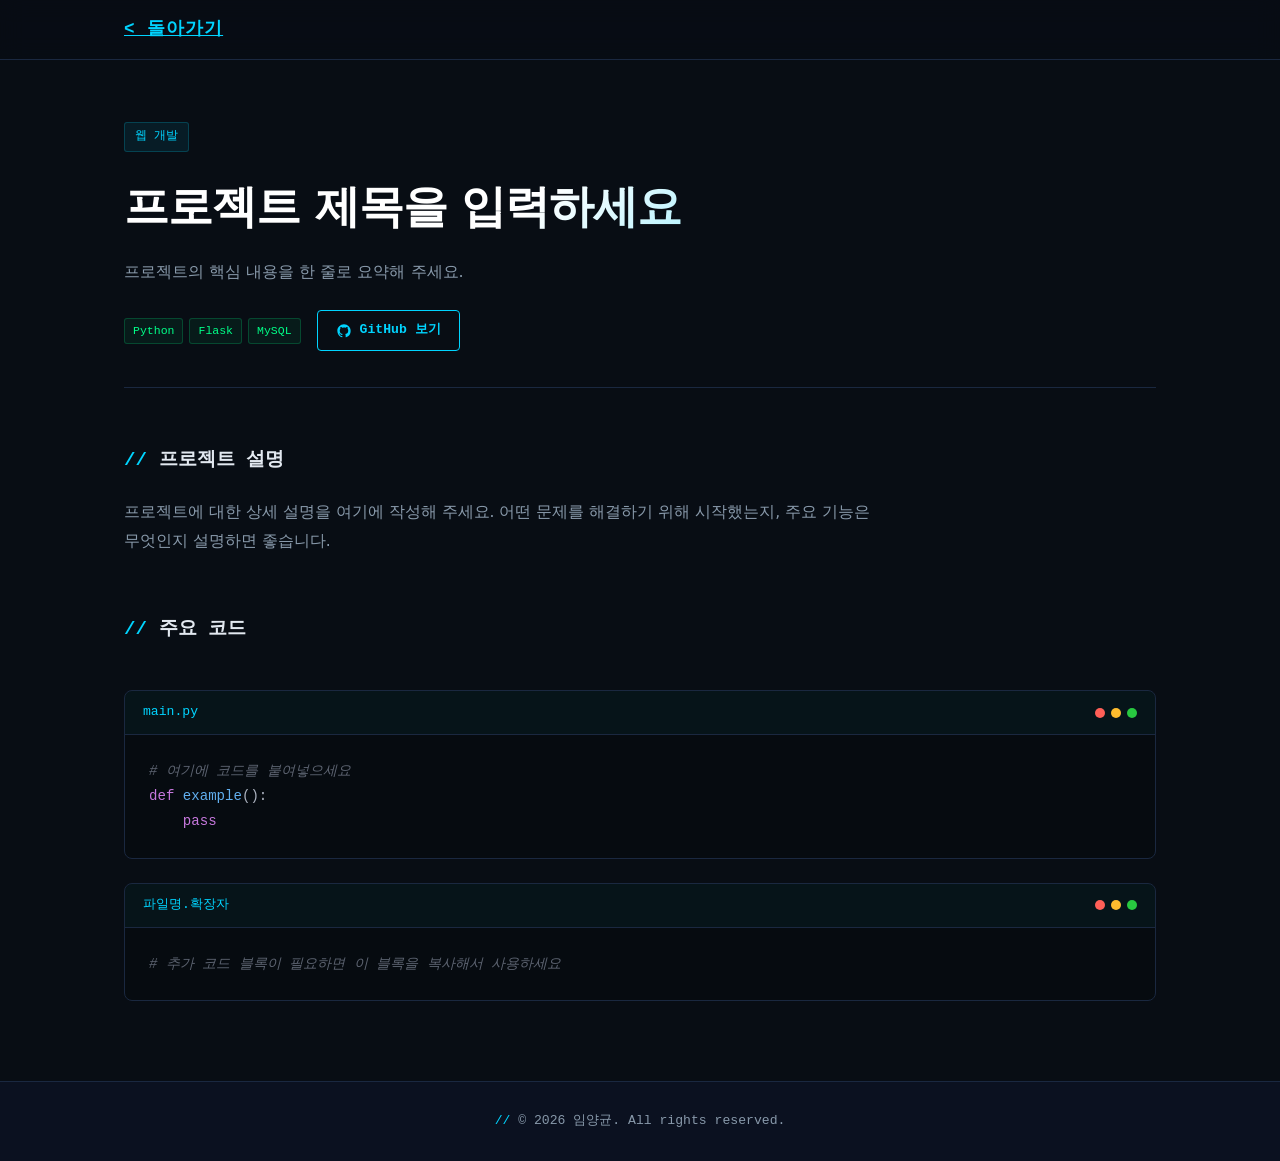
<file: docs/projects/project1.html>
<!DOCTYPE html>
<html lang="ko">
<head>
    <meta charset="UTF-8">
    <meta name="viewport" content="width=device-width, initial-scale=1.0">
    <title>프로젝트 1 | 임양균</title>
    <link rel="stylesheet" href="../css/style.css">
    <link rel="stylesheet" href="../css/project.css">
</head>
<body>

    <nav id="navbar">
        <div class="nav-container">
            <a href="../index.html" class="nav-logo">&lt; 돌아가기</a>
        </div>
    </nav>

    <div class="project-page">
        <div class="container">

            <div class="project-header">
                <span class="project-tag">웹 개발</span>
                <h1 class="project-title">프로젝트 제목을 입력하세요</h1>
                <p class="project-summary">프로젝트의 핵심 내용을 한 줄로 요약해 주세요.</p>
                <div class="project-meta">
                    <div class="project-stack">
                        <span class="stack-tag">Python</span>
                        <span class="stack-tag">Flask</span>
                        <span class="stack-tag">MySQL</span>
                    </div>
                    <a href="https://github.com/lygyg0524-creator" target="_blank" rel="noopener" class="btn btn-outline">
                        <svg width="16" height="16" viewBox="0 0 24 24" fill="currentColor"><path d="M12 2C6.477 2 2 6.484 2 12.017c0 4.425 2.865 8.18 6.839 9.504.5.092.682-.217.682-.483 0-.237-.008-.868-.013-1.703-2.782.605-3.369-1.343-3.369-1.343-.454-1.158-1.11-1.466-1.11-1.466-.908-.62.069-.608.069-.608 1.003.07 1.531 1.032 1.531 1.032.892 1.53 2.341 1.088 2.91.832.092-.647.35-1.088.636-1.338-2.22-.253-4.555-1.113-4.555-4.951 0-1.093.39-1.988 1.029-2.688-.103-.253-.446-1.272.098-2.65 0 0 .84-.27 2.75 1.026A9.564 9.564 0 0112 6.844c.85.004 1.705.115 2.504.337 1.909-1.296 2.747-1.027 2.747-1.027.546 1.379.202 2.398.1 2.651.64.7 1.028 1.595 1.028 2.688 0 3.848-2.339 4.695-4.566 4.943.359.309.678.92.678 1.855 0 1.338-.012 2.419-.012 2.745 0 .268.18.58.688.482A10.019 10.019 0 0022 12.017C22 6.484 17.522 2 12 2z"/></svg>
                        GitHub 보기
                    </a>
                </div>
            </div>

            <div class="project-body">
                <div class="project-desc-section">
                    <h2><span class="accent">// </span>프로젝트 설명</h2>
                    <p>프로젝트에 대한 상세 설명을 여기에 작성해 주세요. 어떤 문제를 해결하기 위해 시작했는지, 주요 기능은 무엇인지 설명하면 좋습니다.</p>
                </div>

                <div class="code-section">
                    <h2><span class="accent">// </span>주요 코드</h2>

                    <div class="code-block">
                        <div class="code-block-header">
                            <span class="code-filename">main.py</span>
                            <div class="code-dots">
                                <span></span><span></span><span></span>
                            </div>
                        </div>
                        <pre><code><span class="code-comment"># 여기에 코드를 붙여넣으세요</span>
<span class="code-keyword">def</span> <span class="code-fn">example</span>():
    <span class="code-keyword">pass</span>
</code></pre>
                    </div>

                    <div class="code-block">
                        <div class="code-block-header">
                            <span class="code-filename">파일명.확장자</span>
                            <div class="code-dots">
                                <span></span><span></span><span></span>
                            </div>
                        </div>
                        <pre><code><span class="code-comment"># 추가 코드 블록이 필요하면 이 블록을 복사해서 사용하세요</span>
</code></pre>
                    </div>
                </div>
            </div>

        </div>
    </div>

    <footer>
        <p><span class="accent">// </span>© 2026 임양균. All rights reserved.</p>
    </footer>

</body>
</html>
</file>
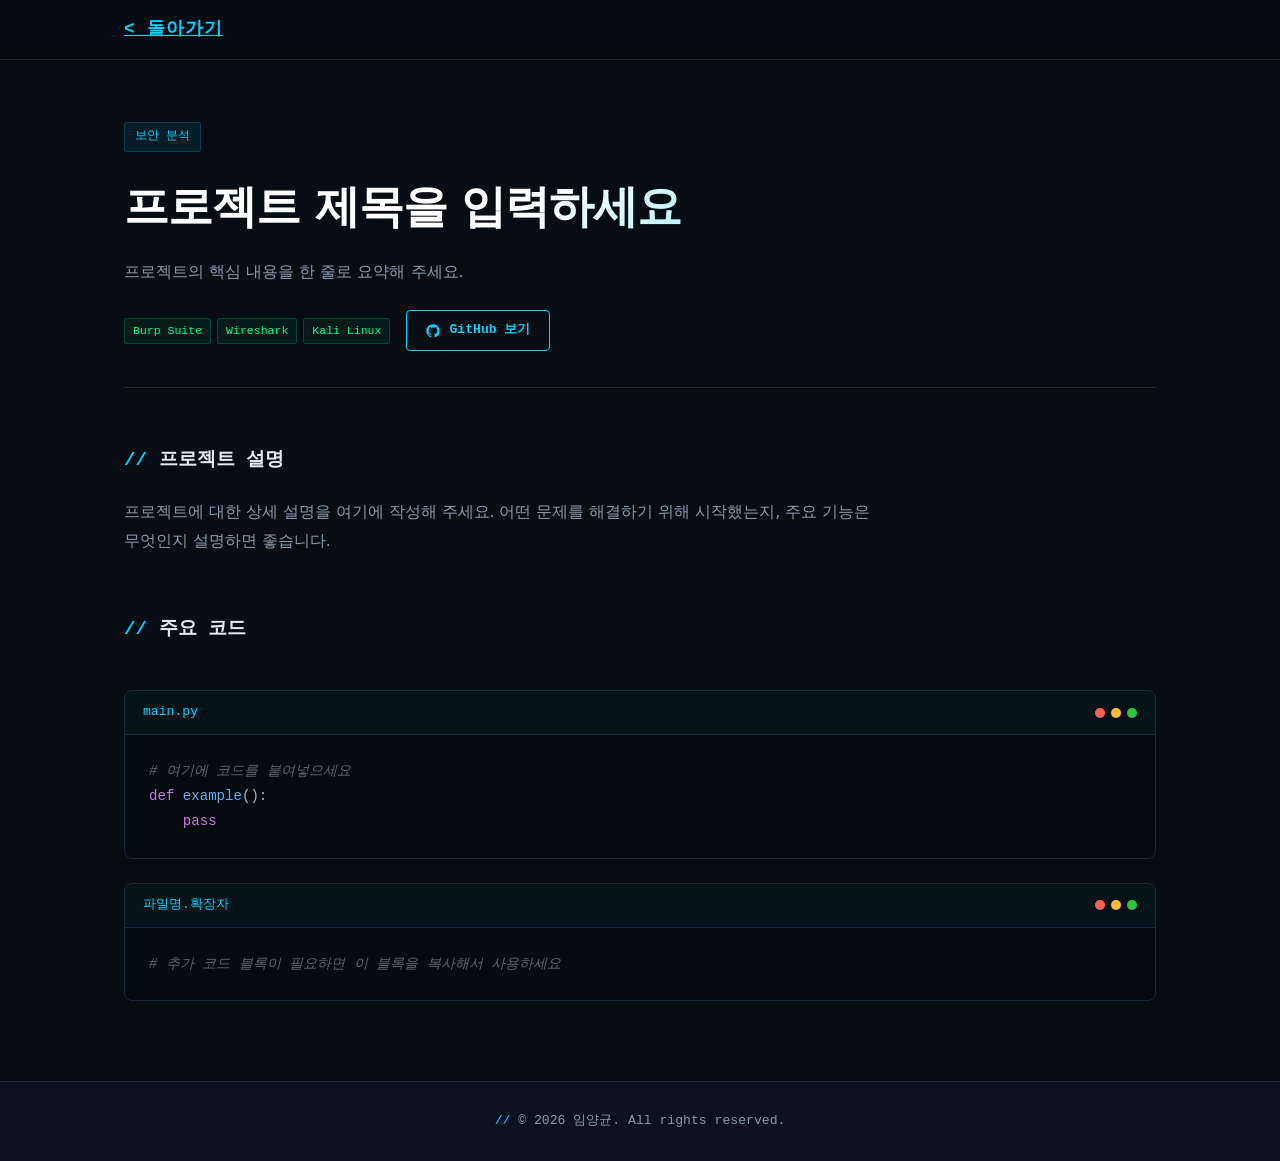
<file: docs/projects/project2.html>
<!DOCTYPE html>
<html lang="ko">
<head>
    <meta charset="UTF-8">
    <meta name="viewport" content="width=device-width, initial-scale=1.0">
    <title>프로젝트 2 | 임양균</title>
    <link rel="stylesheet" href="../css/style.css">
    <link rel="stylesheet" href="../css/project.css">
</head>
<body>

    <nav id="navbar">
        <div class="nav-container">
            <a href="../index.html" class="nav-logo">&lt; 돌아가기</a>
        </div>
    </nav>

    <div class="project-page">
        <div class="container">

            <div class="project-header">
                <span class="project-tag">보안 분석</span>
                <h1 class="project-title">프로젝트 제목을 입력하세요</h1>
                <p class="project-summary">프로젝트의 핵심 내용을 한 줄로 요약해 주세요.</p>
                <div class="project-meta">
                    <div class="project-stack">
                        <span class="stack-tag">Burp Suite</span>
                        <span class="stack-tag">Wireshark</span>
                        <span class="stack-tag">Kali Linux</span>
                    </div>
                    <a href="https://github.com/lygyg0524-creator" target="_blank" rel="noopener" class="btn btn-outline">
                        <svg width="16" height="16" viewBox="0 0 24 24" fill="currentColor"><path d="M12 2C6.477 2 2 6.484 2 12.017c0 4.425 2.865 8.18 6.839 9.504.5.092.682-.217.682-.483 0-.237-.008-.868-.013-1.703-2.782.605-3.369-1.343-3.369-1.343-.454-1.158-1.11-1.466-1.11-1.466-.908-.62.069-.608.069-.608 1.003.07 1.531 1.032 1.531 1.032.892 1.53 2.341 1.088 2.91.832.092-.647.35-1.088.636-1.338-2.22-.253-4.555-1.113-4.555-4.951 0-1.093.39-1.988 1.029-2.688-.103-.253-.446-1.272.098-2.65 0 0 .84-.27 2.75 1.026A9.564 9.564 0 0112 6.844c.85.004 1.705.115 2.504.337 1.909-1.296 2.747-1.027 2.747-1.027.546 1.379.202 2.398.1 2.651.64.7 1.028 1.595 1.028 2.688 0 3.848-2.339 4.695-4.566 4.943.359.309.678.92.678 1.855 0 1.338-.012 2.419-.012 2.745 0 .268.18.58.688.482A10.019 10.019 0 0022 12.017C22 6.484 17.522 2 12 2z"/></svg>
                        GitHub 보기
                    </a>
                </div>
            </div>

            <div class="project-body">
                <div class="project-desc-section">
                    <h2><span class="accent">// </span>프로젝트 설명</h2>
                    <p>프로젝트에 대한 상세 설명을 여기에 작성해 주세요. 어떤 문제를 해결하기 위해 시작했는지, 주요 기능은 무엇인지 설명하면 좋습니다.</p>
                </div>

                <div class="code-section">
                    <h2><span class="accent">// </span>주요 코드</h2>

                    <div class="code-block">
                        <div class="code-block-header">
                            <span class="code-filename">main.py</span>
                            <div class="code-dots">
                                <span></span><span></span><span></span>
                            </div>
                        </div>
                        <pre><code><span class="code-comment"># 여기에 코드를 붙여넣으세요</span>
<span class="code-keyword">def</span> <span class="code-fn">example</span>():
    <span class="code-keyword">pass</span>
</code></pre>
                    </div>

                    <div class="code-block">
                        <div class="code-block-header">
                            <span class="code-filename">파일명.확장자</span>
                            <div class="code-dots">
                                <span></span><span></span><span></span>
                            </div>
                        </div>
                        <pre><code><span class="code-comment"># 추가 코드 블록이 필요하면 이 블록을 복사해서 사용하세요</span>
</code></pre>
                    </div>
                </div>
            </div>

        </div>
    </div>

    <footer>
        <p><span class="accent">// </span>© 2026 임양균. All rights reserved.</p>
    </footer>

</body>
</html>
</file>
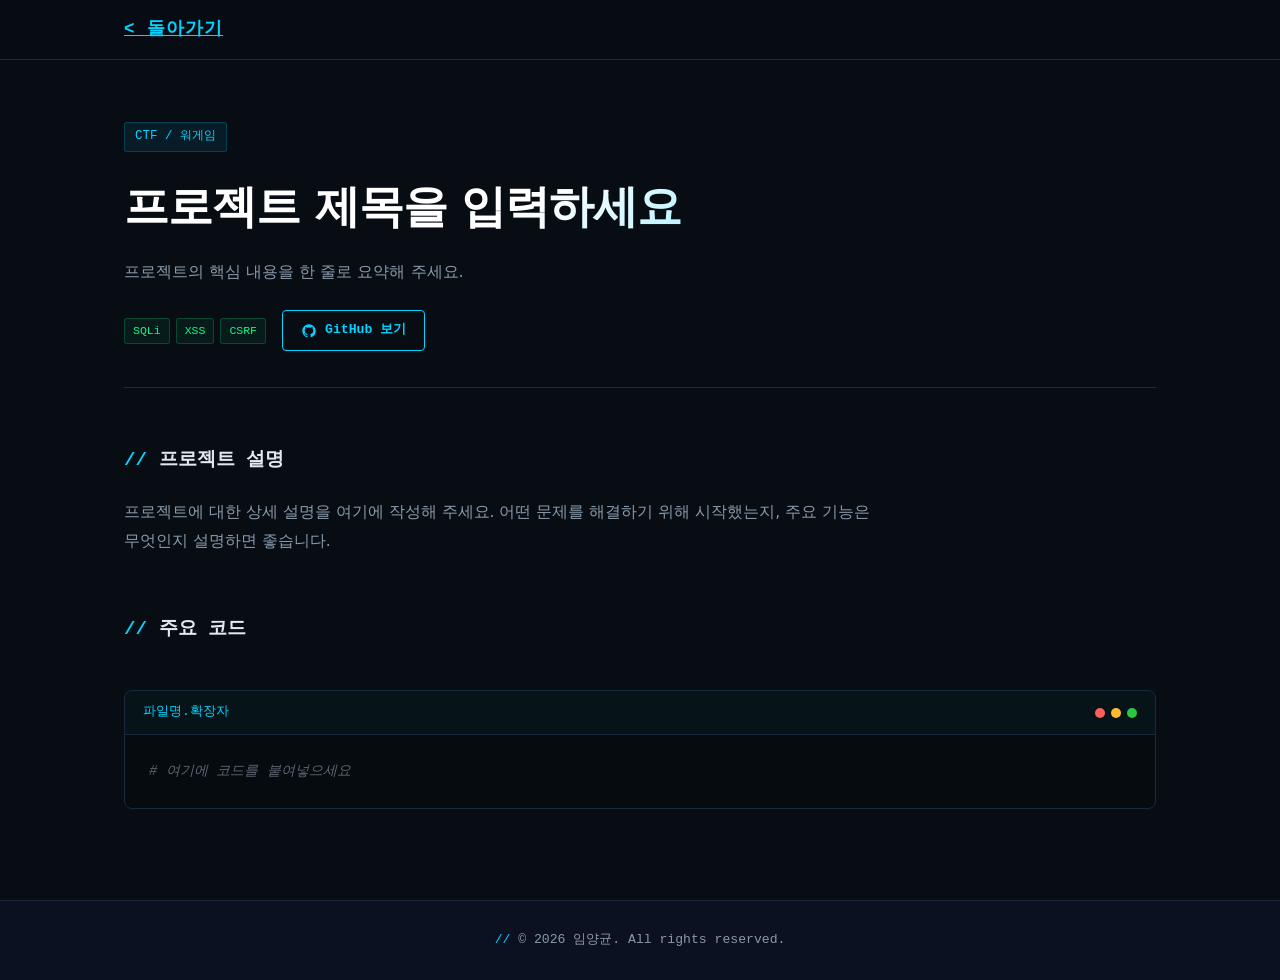
<file: docs/projects/project3.html>
<!DOCTYPE html>
<html lang="ko">
<head>
    <meta charset="UTF-8">
    <meta name="viewport" content="width=device-width, initial-scale=1.0">
    <title>프로젝트 3 | 임양균</title>
    <link rel="stylesheet" href="../css/style.css">
    <link rel="stylesheet" href="../css/project.css">
</head>
<body>

    <nav id="navbar">
        <div class="nav-container">
            <a href="../index.html" class="nav-logo">&lt; 돌아가기</a>
        </div>
    </nav>

    <div class="project-page">
        <div class="container">

            <div class="project-header">
                <span class="project-tag">CTF / 워게임</span>
                <h1 class="project-title">프로젝트 제목을 입력하세요</h1>
                <p class="project-summary">프로젝트의 핵심 내용을 한 줄로 요약해 주세요.</p>
                <div class="project-meta">
                    <div class="project-stack">
                        <span class="stack-tag">SQLi</span>
                        <span class="stack-tag">XSS</span>
                        <span class="stack-tag">CSRF</span>
                    </div>
                    <a href="https://github.com/lygyg0524-creator" target="_blank" rel="noopener" class="btn btn-outline">
                        <svg width="16" height="16" viewBox="0 0 24 24" fill="currentColor"><path d="M12 2C6.477 2 2 6.484 2 12.017c0 4.425 2.865 8.18 6.839 9.504.5.092.682-.217.682-.483 0-.237-.008-.868-.013-1.703-2.782.605-3.369-1.343-3.369-1.343-.454-1.158-1.11-1.466-1.11-1.466-.908-.62.069-.608.069-.608 1.003.07 1.531 1.032 1.531 1.032.892 1.53 2.341 1.088 2.91.832.092-.647.35-1.088.636-1.338-2.22-.253-4.555-1.113-4.555-4.951 0-1.093.39-1.988 1.029-2.688-.103-.253-.446-1.272.098-2.65 0 0 .84-.27 2.75 1.026A9.564 9.564 0 0112 6.844c.85.004 1.705.115 2.504.337 1.909-1.296 2.747-1.027 2.747-1.027.546 1.379.202 2.398.1 2.651.64.7 1.028 1.595 1.028 2.688 0 3.848-2.339 4.695-4.566 4.943.359.309.678.92.678 1.855 0 1.338-.012 2.419-.012 2.745 0 .268.18.58.688.482A10.019 10.019 0 0022 12.017C22 6.484 17.522 2 12 2z"/></svg>
                        GitHub 보기
                    </a>
                </div>
            </div>

            <div class="project-body">
                <div class="project-desc-section">
                    <h2><span class="accent">// </span>프로젝트 설명</h2>
                    <p>프로젝트에 대한 상세 설명을 여기에 작성해 주세요. 어떤 문제를 해결하기 위해 시작했는지, 주요 기능은 무엇인지 설명하면 좋습니다.</p>
                </div>

                <div class="code-section">
                    <h2><span class="accent">// </span>주요 코드</h2>

                    <div class="code-block">
                        <div class="code-block-header">
                            <span class="code-filename">파일명.확장자</span>
                            <div class="code-dots">
                                <span></span><span></span><span></span>
                            </div>
                        </div>
                        <pre><code><span class="code-comment"># 여기에 코드를 붙여넣으세요</span>
</code></pre>
                    </div>
                </div>
            </div>

        </div>
    </div>

    <footer>
        <p><span class="accent">// </span>© 2026 임양균. All rights reserved.</p>
    </footer>

</body>
</html>
</file>
<file: docs/css/style.css>
/* ===========================
   Reset & Variables
   =========================== */
*, *::before, *::after {
    margin: 0;
    padding: 0;
    box-sizing: border-box;
}

:root {
    --bg-primary:   #080d14;
    --bg-secondary: #0b1120;
    --bg-card:      #0f1928;
    --bg-card-hover:#131f30;
    --accent:       #00d4ff;
    --accent-green: #00ff88;
    --accent-red:   #ff4466;
    --text-primary: #e2e8f0;
    --text-secondary: #8899aa;
    --border:       #1a2840;
    --border-hover: #00d4ff44;
    --font-mono:    'Courier New', Courier, monospace;
    --font-main:    'Segoe UI', system-ui, sans-serif;
    --transition:   0.3s ease;
}

html { scroll-behavior: smooth; }

body {
    background: var(--bg-primary);
    color: var(--text-primary);
    font-family: var(--font-main);
    line-height: 1.75;
    overflow-x: hidden;
}

::-webkit-scrollbar { width: 5px; }
::-webkit-scrollbar-track { background: var(--bg-secondary); }
::-webkit-scrollbar-thumb { background: var(--accent); border-radius: 3px; }

/* ===========================
   Utility
   =========================== */
.container {
    max-width: 1080px;
    margin: 0 auto;
    padding: 0 24px;
}

.accent       { color: var(--accent); }
.accent-green { color: var(--accent-green); }
.highlight    { color: var(--accent); font-weight: 600; }

.section-title {
    font-family: var(--font-mono);
    font-size: 1.6rem;
    margin-bottom: 52px;
    letter-spacing: -0.5px;
}

section { padding: 100px 0; }

/* ===========================
   Navbar
   =========================== */
#navbar {
    position: fixed;
    top: 0;
    width: 100%;
    z-index: 1000;
    background: rgba(8, 13, 20, 0.9);
    backdrop-filter: blur(12px);
    border-bottom: 1px solid var(--border);
    transition: box-shadow var(--transition);
}

.nav-container {
    max-width: 1080px;
    margin: 0 auto;
    padding: 14px 24px;
    display: flex;
    align-items: center;
    justify-content: space-between;
}

.nav-logo {
    font-family: var(--font-mono);
    font-size: 1.1rem;
    color: var(--accent);
    font-weight: bold;
    letter-spacing: 1px;
}

.nav-links {
    display: flex;
    list-style: none;
    gap: 28px;
}

.nav-links a {
    color: var(--text-secondary);
    text-decoration: none;
    font-family: var(--font-mono);
    font-size: 0.85rem;
    transition: color var(--transition);
    position: relative;
}

.nav-links a::after {
    content: '';
    position: absolute;
    bottom: -2px;
    left: 0;
    width: 0;
    height: 1px;
    background: var(--accent);
    transition: width var(--transition);
}

.nav-links a:hover { color: var(--accent); }
.nav-links a:hover::after { width: 100%; }
.nav-links a.active { color: var(--accent); }

.hamburger {
    display: none;
    flex-direction: column;
    gap: 5px;
    cursor: pointer;
}

.hamburger span {
    width: 22px;
    height: 2px;
    background: var(--accent);
    border-radius: 2px;
    transition: all var(--transition);
}

/* ===========================
   Hero
   =========================== */
#hero {
    position: relative;
    height: 100vh;
    min-height: 600px;
    display: flex;
    align-items: center;
    justify-content: center;
    text-align: center;
    overflow: hidden;
}

#matrix-canvas {
    position: absolute;
    inset: 0;
    width: 100%;
    height: 100%;
    opacity: 0.12;
}

.hero-content {
    position: relative;
    z-index: 1;
    padding: 0 24px;
}

.hero-greeting {
    font-family: var(--font-mono);
    color: var(--accent);
    font-size: 0.95rem;
    letter-spacing: 4px;
    margin-bottom: 14px;
}

.hero-name {
    font-size: clamp(3.2rem, 9vw, 6.5rem);
    font-weight: 800;
    letter-spacing: -2px;
    background: linear-gradient(135deg, #ffffff 30%, var(--accent));
    -webkit-background-clip: text;
    -webkit-text-fill-color: transparent;
    background-clip: text;
    margin-bottom: 18px;
}

.hero-title {
    font-family: var(--font-mono);
    font-size: clamp(1rem, 2.5vw, 1.35rem);
    color: var(--accent-green);
    margin-bottom: 28px;
    min-height: 1.8rem;
}

.prompt { opacity: 0.7; }

.cursor {
    display: inline-block;
    animation: blink 0.85s step-end infinite;
    color: var(--accent-green);
}

@keyframes blink {
    0%, 100% { opacity: 1; }
    50%       { opacity: 0; }
}

.hero-desc {
    color: var(--text-secondary);
    font-size: 1rem;
    line-height: 1.9;
    margin: 0 auto 40px;
    max-width: 520px;
}

.hero-btns {
    display: flex;
    gap: 14px;
    justify-content: center;
    flex-wrap: wrap;
}

.btn {
    padding: 11px 28px;
    border-radius: 4px;
    font-family: var(--font-mono);
    font-size: 0.85rem;
    text-decoration: none;
    font-weight: 600;
    transition: all var(--transition);
    cursor: pointer;
    border: none;
}

.btn-primary {
    background: var(--accent);
    color: var(--bg-primary);
}

.btn-primary:hover {
    background: #00b8d9;
    transform: translateY(-3px);
    box-shadow: 0 10px 28px rgba(0,212,255,0.3);
}

.btn-outline {
    border: 1px solid var(--accent);
    color: var(--accent);
    background: transparent;
}

.btn-outline:hover {
    background: rgba(0,212,255,0.08);
    transform: translateY(-3px);
}

.scroll-indicator {
    position: absolute;
    bottom: 36px;
    left: 50%;
    transform: translateX(-50%);
    z-index: 1;
}

.scroll-arrow {
    width: 18px;
    height: 18px;
    border-right: 2px solid var(--accent);
    border-bottom: 2px solid var(--accent);
    transform: rotate(45deg);
    animation: bounce 1.6s ease-in-out infinite;
}

@keyframes bounce {
    0%, 100% { transform: rotate(45deg) translate(0, 0); opacity: 1; }
    50%       { transform: rotate(45deg) translate(4px, 4px); opacity: 0.5; }
}

/* ===========================
   About
   =========================== */
#about { background: var(--bg-secondary); }

.about-grid {
    display: grid;
    grid-template-columns: 300px 1fr;
    gap: 48px;
    align-items: start;
}

.info-card {
    background: var(--bg-card);
    border: 1px solid var(--border);
    border-radius: 8px;
    overflow: hidden;
}

.card-header {
    font-family: var(--font-mono);
    font-size: 0.85rem;
    color: var(--accent);
    padding: 14px 20px;
    background: rgba(0,212,255,0.05);
    border-bottom: 1px solid var(--border);
}

.info-item {
    display: flex;
    justify-content: space-between;
    align-items: center;
    padding: 12px 20px;
    border-bottom: 1px solid var(--border);
    font-family: var(--font-mono);
    font-size: 0.85rem;
    gap: 12px;
}

.info-item:last-child { border-bottom: none; }
.info-label { color: var(--text-secondary); flex-shrink: 0; }
.info-value  { color: var(--text-primary); text-align: right; }
.info-value.accent-green { color: var(--accent-green); }

.about-desc p {
    color: var(--text-secondary);
    margin-bottom: 18px;
    font-size: 0.97rem;
    line-height: 1.85;
}

/* ===========================
   Skills
   =========================== */
.skills-grid {
    display: grid;
    grid-template-columns: repeat(4, 1fr);
    gap: 20px;
}

.skill-card {
    background: var(--bg-card);
    border: 1px solid var(--border);
    border-radius: 8px;
    padding: 28px 22px;
    transition: all var(--transition);
    position: relative;
    overflow: hidden;
}

.skill-card::before {
    content: '';
    position: absolute;
    top: 0; left: 0; right: 0;
    height: 2px;
    background: linear-gradient(90deg, var(--accent), var(--accent-green));
    transform: scaleX(0);
    transform-origin: left;
    transition: transform var(--transition);
}

.skill-card:hover::before  { transform: scaleX(1); }
.skill-card:hover {
    border-color: var(--border-hover);
    background: var(--bg-card-hover);
    transform: translateY(-5px);
    box-shadow: 0 12px 32px rgba(0,212,255,0.08);
}

.skill-icon {
    width: 36px;
    height: 36px;
    color: var(--accent);
    margin-bottom: 16px;
}

.skill-icon svg { width: 100%; height: 100%; }

.skill-card h3 {
    font-family: var(--font-mono);
    color: var(--accent);
    font-size: 0.9rem;
    margin-bottom: 14px;
}

.skill-card ul { list-style: none; }

.skill-card ul li {
    font-family: var(--font-mono);
    font-size: 0.82rem;
    color: var(--text-secondary);
    padding: 3px 0;
}

.skill-card ul li::before {
    content: '> ';
    color: var(--accent-green);
}

/* ===========================
   Certs
   =========================== */
#certs { background: var(--bg-primary); }

.certs-grid {
    display: grid;
    grid-template-columns: 1fr 1fr;
    gap: 24px;
}

.cert-card {
    background: var(--bg-card);
    border: 1px solid var(--border);
    border-radius: 8px;
    padding: 32px;
    transition: all var(--transition);
    position: relative;
    overflow: hidden;
    display: flex;
    flex-direction: column;
    gap: 14px;
}

.cert-it::before {
    content: '';
    position: absolute;
    top: 0; left: 0; right: 0;
    height: 3px;
    background: linear-gradient(90deg, var(--accent), #0077ff);
}

.cert-sec::before {
    content: '';
    position: absolute;
    top: 0; left: 0; right: 0;
    height: 3px;
    background: linear-gradient(90deg, var(--accent-green), #00cc66);
}

.cert-it:hover  { border-color: rgba(0,212,255,0.4); transform: translateY(-4px); box-shadow: 0 10px 28px rgba(0,212,255,0.1); }
.cert-sec:hover { border-color: rgba(0,255,136,0.4); transform: translateY(-4px); box-shadow: 0 10px 28px rgba(0,255,136,0.1); }

.cert-card h3 {
    font-size: 1.15rem;
    color: var(--text-primary);
    font-weight: 700;
}

.cert-org {
    font-family: var(--font-mono);
    font-size: 0.78rem;
    color: var(--text-secondary);
}

.cert-tags {
    display: flex;
    flex-wrap: wrap;
    gap: 6px;
    margin-top: 4px;
}

.cert-it .cert-tags span  { border-color: rgba(0,212,255,0.2); color: var(--accent); }
.cert-sec .cert-tags span { border-color: rgba(0,255,136,0.2); color: var(--accent-green); }

.cert-tags span {
    font-family: var(--font-mono);
    font-size: 0.72rem;
    padding: 3px 10px;
    border-radius: 3px;
    border: 1px solid var(--border);
    color: var(--text-secondary);
}

@media (max-width: 600px) {
    .certs-grid { grid-template-columns: 1fr; }
}

/* ===========================
   Activities
   =========================== */
#activities { background: var(--bg-secondary); }

.timeline {
    position: relative;
    padding-left: 36px;
}

.timeline::before {
    content: '';
    position: absolute;
    left: 10px;
    top: 8px;
    bottom: 8px;
    width: 2px;
    background: linear-gradient(to bottom, var(--accent), var(--accent-green));
    opacity: 0.4;
}

.timeline-item {
    position: relative;
    margin-bottom: 36px;
}

.timeline-item:last-child { margin-bottom: 0; }

.timeline-dot {
    position: absolute;
    left: -30px;
    top: 10px;
    width: 14px;
    height: 14px;
    border-radius: 50%;
    background: var(--bg-secondary);
    border: 2px solid var(--accent);
    transition: all var(--transition);
}

.timeline-item.active .timeline-dot {
    background: var(--accent);
    box-shadow: 0 0 14px rgba(0,212,255,0.6);
}

.timeline-content {
    background: var(--bg-card);
    border: 1px solid var(--border);
    border-radius: 8px;
    padding: 22px 26px;
    transition: border-color var(--transition);
}

.timeline-content:hover { border-color: var(--border-hover); }

.timeline-date {
    font-family: var(--font-mono);
    font-size: 0.78rem;
    color: var(--accent);
    display: block;
    margin-bottom: 8px;
}

.timeline-content h3 {
    font-size: 1.05rem;
    color: var(--text-primary);
    margin-bottom: 8px;
}

.timeline-content p {
    font-size: 0.9rem;
    color: var(--text-secondary);
    line-height: 1.7;
}

.badge {
    display: inline-block;
    margin-top: 10px;
    padding: 3px 10px;
    background: rgba(0,255,136,0.1);
    border: 1px solid var(--accent-green);
    border-radius: 20px;
    font-family: var(--font-mono);
    font-size: 0.72rem;
    color: var(--accent-green);
}

/* ===========================
   Projects
   =========================== */
#projects { background: var(--bg-primary); }

.projects-grid {
    display: grid;
    grid-template-columns: repeat(auto-fit, minmax(300px, 1fr));
    gap: 24px;
}

.project-card {
    background: var(--bg-card);
    border: 1px solid var(--border);
    border-radius: 8px;
    padding: 28px;
    display: flex;
    flex-direction: column;
    gap: 12px;
    transition: all var(--transition);
    position: relative;
    overflow: hidden;
}

.project-card::before {
    content: '';
    position: absolute;
    top: 0; left: 0; right: 0;
    height: 2px;
    background: linear-gradient(90deg, var(--accent-green), var(--accent));
}

.project-card:hover {
    border-color: var(--border-hover);
    transform: translateY(-5px);
    box-shadow: 0 12px 32px rgba(0,212,255,0.08);
}

.project-card-top {
    display: flex;
    align-items: flex-start;
    justify-content: space-between;
    gap: 12px;
}

.project-icon {
    width: 32px;
    height: 32px;
    color: var(--accent-green);
    flex-shrink: 0;
}

.project-icon svg { width: 100%; height: 100%; }

.project-tag {
    font-family: var(--font-mono);
    font-size: 0.72rem;
    color: var(--accent);
    background: rgba(0,212,255,0.08);
    border: 1px solid rgba(0,212,255,0.2);
    padding: 2px 8px;
    border-radius: 3px;
    white-space: nowrap;
}

.project-card h3 {
    font-size: 1.05rem;
    color: var(--text-primary);
}

.project-card p {
    font-size: 0.88rem;
    color: var(--text-secondary);
    line-height: 1.75;
    flex-grow: 1;
}

.project-stack {
    display: flex;
    flex-wrap: wrap;
    gap: 6px;
}

.stack-tag {
    font-family: var(--font-mono);
    font-size: 0.72rem;
    color: var(--accent-green);
    background: rgba(0,255,136,0.06);
    border: 1px solid rgba(0,255,136,0.2);
    padding: 2px 8px;
    border-radius: 3px;
}

.project-links {
    display: flex;
    gap: 10px;
    margin-top: 4px;
}

.project-link {
    display: flex;
    align-items: center;
    gap: 6px;
    font-family: var(--font-mono);
    font-size: 0.78rem;
    color: var(--text-secondary);
    text-decoration: none;
    padding: 5px 12px;
    border: 1px solid var(--border);
    border-radius: 4px;
    transition: all var(--transition);
}

.project-link svg {
    width: 14px;
    height: 14px;
}

.project-link:hover {
    color: var(--accent);
    border-color: var(--accent);
    background: rgba(0,212,255,0.06);
}

/* ===========================
   Self Intro
   =========================== */
#selfintro { background: var(--bg-secondary); }

.intro-grid {
    display: grid;
    grid-template-columns: repeat(2, 1fr);
    gap: 20px;
    margin-bottom: 28px;
}

.intro-card {
    background: var(--bg-card);
    border: 1px solid var(--border);
    border-radius: 8px;
    padding: 26px;
    transition: all var(--transition);
}

.intro-card:hover {
    border-color: var(--border-hover);
    transform: translateY(-3px);
}

.intro-card-header {
    display: flex;
    align-items: center;
    gap: 12px;
    margin-bottom: 14px;
}

.intro-tag {
    font-family: var(--font-mono);
    font-size: 0.78rem;
    color: var(--accent-green);
}

.intro-card h3 {
    font-size: 0.95rem;
    color: var(--accent);
    font-family: var(--font-mono);
}

.intro-card p {
    font-size: 0.88rem;
    color: var(--text-secondary);
    line-height: 1.85;
}

.intro-card strong { color: var(--accent-green); }

.competency-box {
    background: var(--bg-card);
    border: 1px solid var(--border);
    border-left: 3px solid var(--accent);
    border-radius: 8px;
    padding: 28px;
}

.competency-header {
    font-family: var(--font-mono);
    color: var(--text-primary);
    font-size: 1rem;
    margin-bottom: 14px;
}

.competency-box p {
    font-size: 0.9rem;
    color: var(--text-secondary);
    line-height: 1.9;
}

/* ===========================
   Contact
   =========================== */
#contact { background: var(--bg-primary); }

.contact-grid {
    display: flex;
    flex-wrap: wrap;
    gap: 20px;
    justify-content: center;
}

.contact-card {
    display: flex;
    align-items: center;
    gap: 18px;
    background: var(--bg-card);
    border: 1px solid var(--border);
    border-radius: 8px;
    padding: 22px 28px;
    min-width: 260px;
    text-decoration: none;
    transition: all var(--transition);
    color: inherit;
}

.contact-card:hover {
    border-color: var(--accent);
    transform: translateY(-4px);
    box-shadow: 0 10px 28px rgba(0,212,255,0.1);
}

.contact-icon {
    width: 28px;
    height: 28px;
    color: var(--accent);
    flex-shrink: 0;
}

.contact-icon svg { width: 100%; height: 100%; }

.contact-label {
    font-family: var(--font-mono);
    font-size: 0.75rem;
    color: var(--text-secondary);
    margin-bottom: 3px;
}

.contact-value {
    font-size: 0.9rem;
    color: var(--text-primary);
}

/* ===========================
   Footer
   =========================== */
footer {
    text-align: center;
    padding: 28px;
    background: var(--bg-secondary);
    border-top: 1px solid var(--border);
    color: var(--text-secondary);
    font-family: var(--font-mono);
    font-size: 0.82rem;
}

/* ===========================
   Fade-in animation
   =========================== */
.fade-in {
    opacity: 0;
    transform: translateY(24px);
    transition: opacity 0.6s ease, transform 0.6s ease;
}

.fade-in.visible {
    opacity: 1;
    transform: translateY(0);
}

/* ===========================
   Responsive
   =========================== */
@media (max-width: 900px) {
    .skills-grid { grid-template-columns: repeat(2, 1fr); }
    .about-grid  { grid-template-columns: 1fr; }
    .intro-grid  { grid-template-columns: 1fr; }
}

@media (max-width: 768px) {
    .nav-links {
        display: none;
        flex-direction: column;
        position: absolute;
        top: 100%;
        left: 0; right: 0;
        background: rgba(8, 13, 20, 0.98);
        border-bottom: 1px solid var(--border);
        padding: 20px 24px;
        gap: 16px;
    }

    .nav-links.open { display: flex; }
    .hamburger { display: flex; }

    .hero-name { letter-spacing: -1px; }
    .section-title { font-size: 1.3rem; }
}

@media (max-width: 560px) {
    .skills-grid  { grid-template-columns: 1fr; }
    .contact-grid { flex-direction: column; align-items: center; }
    .contact-card { width: 100%; max-width: 360px; }
}
</file>
<file: mypage/css/style.css>
/* ===========================
   Reset & Variables
   =========================== */
*, *::before, *::after {
    margin: 0;
    padding: 0;
    box-sizing: border-box;
}

:root {
    --bg-primary:   #080d14;
    --bg-secondary: #0b1120;
    --bg-card:      #0f1928;
    --bg-card-hover:#131f30;
    --accent:       #00d4ff;
    --accent-green: #00ff88;
    --accent-red:   #ff4466;
    --text-primary: #e2e8f0;
    --text-secondary: #8899aa;
    --border:       #1a2840;
    --border-hover: #00d4ff44;
    --font-mono:    'Courier New', Courier, monospace;
    --font-main:    'Segoe UI', system-ui, sans-serif;
    --transition:   0.3s ease;
}

html { scroll-behavior: smooth; }

body {
    background: var(--bg-primary);
    color: var(--text-primary);
    font-family: var(--font-main);
    line-height: 1.75;
    overflow-x: hidden;
}

::-webkit-scrollbar { width: 5px; }
::-webkit-scrollbar-track { background: var(--bg-secondary); }
::-webkit-scrollbar-thumb { background: var(--accent); border-radius: 3px; }

/* ===========================
   Utility
   =========================== */
.container {
    max-width: 1080px;
    margin: 0 auto;
    padding: 0 24px;
}

.accent       { color: var(--accent); }
.accent-green { color: var(--accent-green); }
.highlight    { color: var(--accent); font-weight: 600; }

.section-title {
    font-family: var(--font-mono);
    font-size: 1.6rem;
    margin-bottom: 52px;
    letter-spacing: -0.5px;
}

section { padding: 100px 0; }

/* ===========================
   Navbar
   =========================== */
#navbar {
    position: fixed;
    top: 0;
    width: 100%;
    z-index: 1000;
    background: rgba(8, 13, 20, 0.9);
    backdrop-filter: blur(12px);
    border-bottom: 1px solid var(--border);
    transition: box-shadow var(--transition);
}

.nav-container {
    max-width: 1080px;
    margin: 0 auto;
    padding: 14px 24px;
    display: flex;
    align-items: center;
    justify-content: space-between;
}

.nav-logo {
    font-family: var(--font-mono);
    font-size: 1.1rem;
    color: var(--accent);
    font-weight: bold;
    letter-spacing: 1px;
}

.nav-links {
    display: flex;
    list-style: none;
    gap: 28px;
}

.nav-links a {
    color: var(--text-secondary);
    text-decoration: none;
    font-family: var(--font-mono);
    font-size: 0.85rem;
    transition: color var(--transition);
    position: relative;
}

.nav-links a::after {
    content: '';
    position: absolute;
    bottom: -2px;
    left: 0;
    width: 0;
    height: 1px;
    background: var(--accent);
    transition: width var(--transition);
}

.nav-links a:hover { color: var(--accent); }
.nav-links a:hover::after { width: 100%; }
.nav-links a.active { color: var(--accent); }

.hamburger {
    display: none;
    flex-direction: column;
    gap: 5px;
    cursor: pointer;
}

.hamburger span {
    width: 22px;
    height: 2px;
    background: var(--accent);
    border-radius: 2px;
    transition: all var(--transition);
}

/* ===========================
   Hero
   =========================== */
#hero {
    position: relative;
    height: 100vh;
    min-height: 600px;
    display: flex;
    align-items: center;
    justify-content: center;
    text-align: center;
    overflow: hidden;
}

#matrix-canvas {
    position: absolute;
    inset: 0;
    width: 100%;
    height: 100%;
    opacity: 0.12;
}

.hero-content {
    position: relative;
    z-index: 1;
    padding: 0 24px;
}

.hero-greeting {
    font-family: var(--font-mono);
    color: var(--accent);
    font-size: 0.95rem;
    letter-spacing: 4px;
    margin-bottom: 14px;
}

.hero-name {
    font-size: clamp(3.2rem, 9vw, 6.5rem);
    font-weight: 800;
    letter-spacing: -2px;
    background: linear-gradient(135deg, #ffffff 30%, var(--accent));
    -webkit-background-clip: text;
    -webkit-text-fill-color: transparent;
    background-clip: text;
    margin-bottom: 18px;
}

.hero-title {
    font-family: var(--font-mono);
    font-size: clamp(1rem, 2.5vw, 1.35rem);
    color: var(--accent-green);
    margin-bottom: 28px;
    min-height: 1.8rem;
}

.prompt { opacity: 0.7; }

.cursor {
    display: inline-block;
    animation: blink 0.85s step-end infinite;
    color: var(--accent-green);
}

@keyframes blink {
    0%, 100% { opacity: 1; }
    50%       { opacity: 0; }
}

.hero-desc {
    color: var(--text-secondary);
    font-size: 1rem;
    line-height: 1.9;
    margin: 0 auto 40px;
    max-width: 520px;
}

.hero-btns {
    display: flex;
    gap: 14px;
    justify-content: center;
    flex-wrap: wrap;
}

.btn {
    padding: 11px 28px;
    border-radius: 4px;
    font-family: var(--font-mono);
    font-size: 0.85rem;
    text-decoration: none;
    font-weight: 600;
    transition: all var(--transition);
    cursor: pointer;
    border: none;
}

.btn-primary {
    background: var(--accent);
    color: var(--bg-primary);
}

.btn-primary:hover {
    background: #00b8d9;
    transform: translateY(-3px);
    box-shadow: 0 10px 28px rgba(0,212,255,0.3);
}

.btn-outline {
    border: 1px solid var(--accent);
    color: var(--accent);
    background: transparent;
}

.btn-outline:hover {
    background: rgba(0,212,255,0.08);
    transform: translateY(-3px);
}

.scroll-indicator {
    position: absolute;
    bottom: 36px;
    left: 50%;
    transform: translateX(-50%);
    z-index: 1;
}

.scroll-arrow {
    width: 18px;
    height: 18px;
    border-right: 2px solid var(--accent);
    border-bottom: 2px solid var(--accent);
    transform: rotate(45deg);
    animation: bounce 1.6s ease-in-out infinite;
}

@keyframes bounce {
    0%, 100% { transform: rotate(45deg) translate(0, 0); opacity: 1; }
    50%       { transform: rotate(45deg) translate(4px, 4px); opacity: 0.5; }
}

/* ===========================
   About
   =========================== */
#about { background: var(--bg-secondary); }

.about-grid {
    display: grid;
    grid-template-columns: 300px 1fr;
    gap: 48px;
    align-items: start;
}

.info-card {
    background: var(--bg-card);
    border: 1px solid var(--border);
    border-radius: 8px;
    overflow: hidden;
}

.card-header {
    font-family: var(--font-mono);
    font-size: 0.85rem;
    color: var(--accent);
    padding: 14px 20px;
    background: rgba(0,212,255,0.05);
    border-bottom: 1px solid var(--border);
}

.info-item {
    display: flex;
    justify-content: space-between;
    align-items: center;
    padding: 12px 20px;
    border-bottom: 1px solid var(--border);
    font-family: var(--font-mono);
    font-size: 0.85rem;
    gap: 12px;
}

.info-item:last-child { border-bottom: none; }
.info-label { color: var(--text-secondary); flex-shrink: 0; }
.info-value  { color: var(--text-primary); text-align: right; }
.info-value.accent-green { color: var(--accent-green); }

.about-desc p {
    color: var(--text-secondary);
    margin-bottom: 18px;
    font-size: 0.97rem;
    line-height: 1.85;
}

/* ===========================
   Skills
   =========================== */
.skills-grid {
    display: grid;
    grid-template-columns: repeat(4, 1fr);
    gap: 20px;
}

.skill-card {
    background: var(--bg-card);
    border: 1px solid var(--border);
    border-radius: 8px;
    padding: 28px 22px;
    transition: all var(--transition);
    position: relative;
    overflow: hidden;
}

.skill-card::before {
    content: '';
    position: absolute;
    top: 0; left: 0; right: 0;
    height: 2px;
    background: linear-gradient(90deg, var(--accent), var(--accent-green));
    transform: scaleX(0);
    transform-origin: left;
    transition: transform var(--transition);
}

.skill-card:hover::before  { transform: scaleX(1); }
.skill-card:hover {
    border-color: var(--border-hover);
    background: var(--bg-card-hover);
    transform: translateY(-5px);
    box-shadow: 0 12px 32px rgba(0,212,255,0.08);
}

.skill-icon {
    width: 36px;
    height: 36px;
    color: var(--accent);
    margin-bottom: 16px;
}

.skill-icon svg { width: 100%; height: 100%; }

.skill-card h3 {
    font-family: var(--font-mono);
    color: var(--accent);
    font-size: 0.9rem;
    margin-bottom: 14px;
}

.skill-card ul { list-style: none; }

.skill-card ul li {
    font-family: var(--font-mono);
    font-size: 0.82rem;
    color: var(--text-secondary);
    padding: 3px 0;
}

.skill-card ul li::before {
    content: '> ';
    color: var(--accent-green);
}

/* ===========================
   Activities
   =========================== */
#activities { background: var(--bg-secondary); }

.timeline {
    position: relative;
    padding-left: 36px;
}

.timeline::before {
    content: '';
    position: absolute;
    left: 10px;
    top: 8px;
    bottom: 8px;
    width: 2px;
    background: linear-gradient(to bottom, var(--accent), var(--accent-green));
    opacity: 0.4;
}

.timeline-item {
    position: relative;
    margin-bottom: 36px;
}

.timeline-item:last-child { margin-bottom: 0; }

.timeline-dot {
    position: absolute;
    left: -30px;
    top: 10px;
    width: 14px;
    height: 14px;
    border-radius: 50%;
    background: var(--bg-secondary);
    border: 2px solid var(--accent);
    transition: all var(--transition);
}

.timeline-item.active .timeline-dot {
    background: var(--accent);
    box-shadow: 0 0 14px rgba(0,212,255,0.6);
}

.timeline-content {
    background: var(--bg-card);
    border: 1px solid var(--border);
    border-radius: 8px;
    padding: 22px 26px;
    transition: border-color var(--transition);
}

.timeline-content:hover { border-color: var(--border-hover); }

.timeline-date {
    font-family: var(--font-mono);
    font-size: 0.78rem;
    color: var(--accent);
    display: block;
    margin-bottom: 8px;
}

.timeline-content h3 {
    font-size: 1.05rem;
    color: var(--text-primary);
    margin-bottom: 8px;
}

.timeline-content p {
    font-size: 0.9rem;
    color: var(--text-secondary);
    line-height: 1.7;
}

.badge {
    display: inline-block;
    margin-top: 10px;
    padding: 3px 10px;
    background: rgba(0,255,136,0.1);
    border: 1px solid var(--accent-green);
    border-radius: 20px;
    font-family: var(--font-mono);
    font-size: 0.72rem;
    color: var(--accent-green);
}

/* ===========================
   Projects
   =========================== */
#projects { background: var(--bg-primary); }

.projects-grid {
    display: grid;
    grid-template-columns: repeat(auto-fit, minmax(300px, 1fr));
    gap: 24px;
}

.project-card {
    background: var(--bg-card);
    border: 1px solid var(--border);
    border-radius: 8px;
    padding: 28px;
    display: flex;
    flex-direction: column;
    gap: 12px;
    transition: all var(--transition);
    position: relative;
    overflow: hidden;
}

.project-card::before {
    content: '';
    position: absolute;
    top: 0; left: 0; right: 0;
    height: 2px;
    background: linear-gradient(90deg, var(--accent-green), var(--accent));
}

.project-card:hover {
    border-color: var(--border-hover);
    transform: translateY(-5px);
    box-shadow: 0 12px 32px rgba(0,212,255,0.08);
}

.project-card-top {
    display: flex;
    align-items: flex-start;
    justify-content: space-between;
    gap: 12px;
}

.project-icon {
    width: 32px;
    height: 32px;
    color: var(--accent-green);
    flex-shrink: 0;
}

.project-icon svg { width: 100%; height: 100%; }

.project-tag {
    font-family: var(--font-mono);
    font-size: 0.72rem;
    color: var(--accent);
    background: rgba(0,212,255,0.08);
    border: 1px solid rgba(0,212,255,0.2);
    padding: 2px 8px;
    border-radius: 3px;
    white-space: nowrap;
}

.project-card h3 {
    font-size: 1.05rem;
    color: var(--text-primary);
}

.project-card p {
    font-size: 0.88rem;
    color: var(--text-secondary);
    line-height: 1.75;
    flex-grow: 1;
}

.project-stack {
    display: flex;
    flex-wrap: wrap;
    gap: 6px;
}

.stack-tag {
    font-family: var(--font-mono);
    font-size: 0.72rem;
    color: var(--accent-green);
    background: rgba(0,255,136,0.06);
    border: 1px solid rgba(0,255,136,0.2);
    padding: 2px 8px;
    border-radius: 3px;
}

.project-links {
    display: flex;
    gap: 10px;
    margin-top: 4px;
}

.project-link {
    display: flex;
    align-items: center;
    gap: 6px;
    font-family: var(--font-mono);
    font-size: 0.78rem;
    color: var(--text-secondary);
    text-decoration: none;
    padding: 5px 12px;
    border: 1px solid var(--border);
    border-radius: 4px;
    transition: all var(--transition);
}

.project-link svg {
    width: 14px;
    height: 14px;
}

.project-link:hover {
    color: var(--accent);
    border-color: var(--accent);
    background: rgba(0,212,255,0.06);
}

/* ===========================
   Self Intro
   =========================== */
#selfintro { background: var(--bg-secondary); }

.intro-grid {
    display: grid;
    grid-template-columns: repeat(2, 1fr);
    gap: 20px;
    margin-bottom: 28px;
}

.intro-card {
    background: var(--bg-card);
    border: 1px solid var(--border);
    border-radius: 8px;
    padding: 26px;
    transition: all var(--transition);
}

.intro-card:hover {
    border-color: var(--border-hover);
    transform: translateY(-3px);
}

.intro-card-header {
    display: flex;
    align-items: center;
    gap: 12px;
    margin-bottom: 14px;
}

.intro-tag {
    font-family: var(--font-mono);
    font-size: 0.78rem;
    color: var(--accent-green);
}

.intro-card h3 {
    font-size: 0.95rem;
    color: var(--accent);
    font-family: var(--font-mono);
}

.intro-card p {
    font-size: 0.88rem;
    color: var(--text-secondary);
    line-height: 1.85;
}

.intro-card strong { color: var(--accent-green); }

.competency-box {
    background: var(--bg-card);
    border: 1px solid var(--border);
    border-left: 3px solid var(--accent);
    border-radius: 8px;
    padding: 28px;
}

.competency-header {
    font-family: var(--font-mono);
    color: var(--text-primary);
    font-size: 1rem;
    margin-bottom: 14px;
}

.competency-box p {
    font-size: 0.9rem;
    color: var(--text-secondary);
    line-height: 1.9;
}

/* ===========================
   Contact
   =========================== */
#contact { background: var(--bg-primary); }

.contact-grid {
    display: flex;
    flex-wrap: wrap;
    gap: 20px;
    justify-content: center;
}

.contact-card {
    display: flex;
    align-items: center;
    gap: 18px;
    background: var(--bg-card);
    border: 1px solid var(--border);
    border-radius: 8px;
    padding: 22px 28px;
    min-width: 260px;
    text-decoration: none;
    transition: all var(--transition);
    color: inherit;
}

.contact-card:hover {
    border-color: var(--accent);
    transform: translateY(-4px);
    box-shadow: 0 10px 28px rgba(0,212,255,0.1);
}

.contact-icon {
    width: 28px;
    height: 28px;
    color: var(--accent);
    flex-shrink: 0;
}

.contact-icon svg { width: 100%; height: 100%; }

.contact-label {
    font-family: var(--font-mono);
    font-size: 0.75rem;
    color: var(--text-secondary);
    margin-bottom: 3px;
}

.contact-value {
    font-size: 0.9rem;
    color: var(--text-primary);
}

/* ===========================
   Footer
   =========================== */
footer {
    text-align: center;
    padding: 28px;
    background: var(--bg-secondary);
    border-top: 1px solid var(--border);
    color: var(--text-secondary);
    font-family: var(--font-mono);
    font-size: 0.82rem;
}

/* ===========================
   Fade-in animation
   =========================== */
.fade-in {
    opacity: 0;
    transform: translateY(24px);
    transition: opacity 0.6s ease, transform 0.6s ease;
}

.fade-in.visible {
    opacity: 1;
    transform: translateY(0);
}

/* ===========================
   Responsive
   =========================== */
@media (max-width: 900px) {
    .skills-grid { grid-template-columns: repeat(2, 1fr); }
    .about-grid  { grid-template-columns: 1fr; }
    .intro-grid  { grid-template-columns: 1fr; }
}

@media (max-width: 768px) {
    .nav-links {
        display: none;
        flex-direction: column;
        position: absolute;
        top: 100%;
        left: 0; right: 0;
        background: rgba(8, 13, 20, 0.98);
        border-bottom: 1px solid var(--border);
        padding: 20px 24px;
        gap: 16px;
    }

    .nav-links.open { display: flex; }
    .hamburger { display: flex; }

    .hero-name { letter-spacing: -1px; }
    .section-title { font-size: 1.3rem; }
}

@media (max-width: 560px) {
    .skills-grid  { grid-template-columns: 1fr; }
    .contact-grid { flex-direction: column; align-items: center; }
    .contact-card { width: 100%; max-width: 360px; }
}
</file>
<file: docs/css/project.css>
/* ===========================
   Project Detail Page
   =========================== */
.project-page {
    min-height: 100vh;
    padding: 120px 0 80px;
}

.project-header {
    margin-bottom: 56px;
    padding-bottom: 36px;
    border-bottom: 1px solid var(--border);
}

.project-header .project-tag {
    display: inline-block;
    font-family: var(--font-mono);
    font-size: 0.78rem;
    color: var(--accent);
    background: rgba(0,212,255,0.08);
    border: 1px solid rgba(0,212,255,0.2);
    padding: 3px 10px;
    border-radius: 3px;
    margin-bottom: 16px;
}

.project-title {
    font-size: clamp(1.8rem, 4vw, 2.8rem);
    font-weight: 800;
    letter-spacing: -1px;
    margin-bottom: 12px;
    background: linear-gradient(135deg, #fff 40%, var(--accent));
    -webkit-background-clip: text;
    -webkit-text-fill-color: transparent;
    background-clip: text;
}

.project-summary {
    color: var(--text-secondary);
    font-size: 1rem;
    margin-bottom: 24px;
}

.project-meta {
    display: flex;
    align-items: center;
    gap: 16px;
    flex-wrap: wrap;
}

.project-meta .btn {
    display: flex;
    align-items: center;
    gap: 8px;
    font-size: 0.82rem;
    padding: 8px 18px;
}

.project-body {
    display: flex;
    flex-direction: column;
    gap: 56px;
}

.project-desc-section h2,
.code-section h2 {
    font-family: var(--font-mono);
    font-size: 1.2rem;
    margin-bottom: 20px;
}

.project-desc-section p {
    color: var(--text-secondary);
    font-size: 0.97rem;
    line-height: 1.9;
    max-width: 760px;
}

/* ===========================
   Code Block
   =========================== */
.code-section {
    display: flex;
    flex-direction: column;
    gap: 24px;
}

.code-block {
    background: #060b10;
    border: 1px solid var(--border);
    border-radius: 8px;
    overflow: hidden;
}

.code-block-header {
    display: flex;
    align-items: center;
    justify-content: space-between;
    padding: 10px 18px;
    background: rgba(0,212,255,0.04);
    border-bottom: 1px solid var(--border);
}

.code-filename {
    font-family: var(--font-mono);
    font-size: 0.82rem;
    color: var(--accent);
}

.code-dots {
    display: flex;
    gap: 6px;
}

.code-dots span {
    width: 10px;
    height: 10px;
    border-radius: 50%;
    background: var(--border);
}

.code-dots span:nth-child(1) { background: #ff5f57; }
.code-dots span:nth-child(2) { background: #febc2e; }
.code-dots span:nth-child(3) { background: #28c840; }

.code-block pre {
    margin: 0;
    padding: 24px;
    overflow-x: auto;
}

.code-block code {
    font-family: var(--font-mono);
    font-size: 0.88rem;
    line-height: 1.75;
    color: #abb2bf;
    white-space: pre;
}

/* Syntax highlight */
.code-comment  { color: #5c6370; font-style: italic; }
.code-keyword  { color: #c678dd; }
.code-fn       { color: #61afef; }
.code-string   { color: #98c379; }
.code-number   { color: #d19a66; }
.code-operator { color: var(--accent); }

/* ===========================
   Responsive
   =========================== */
@media (max-width: 600px) {
    .project-title { font-size: 1.6rem; }
    .project-meta  { flex-direction: column; align-items: flex-start; }
    .code-block pre { padding: 16px; }
}
</file>
